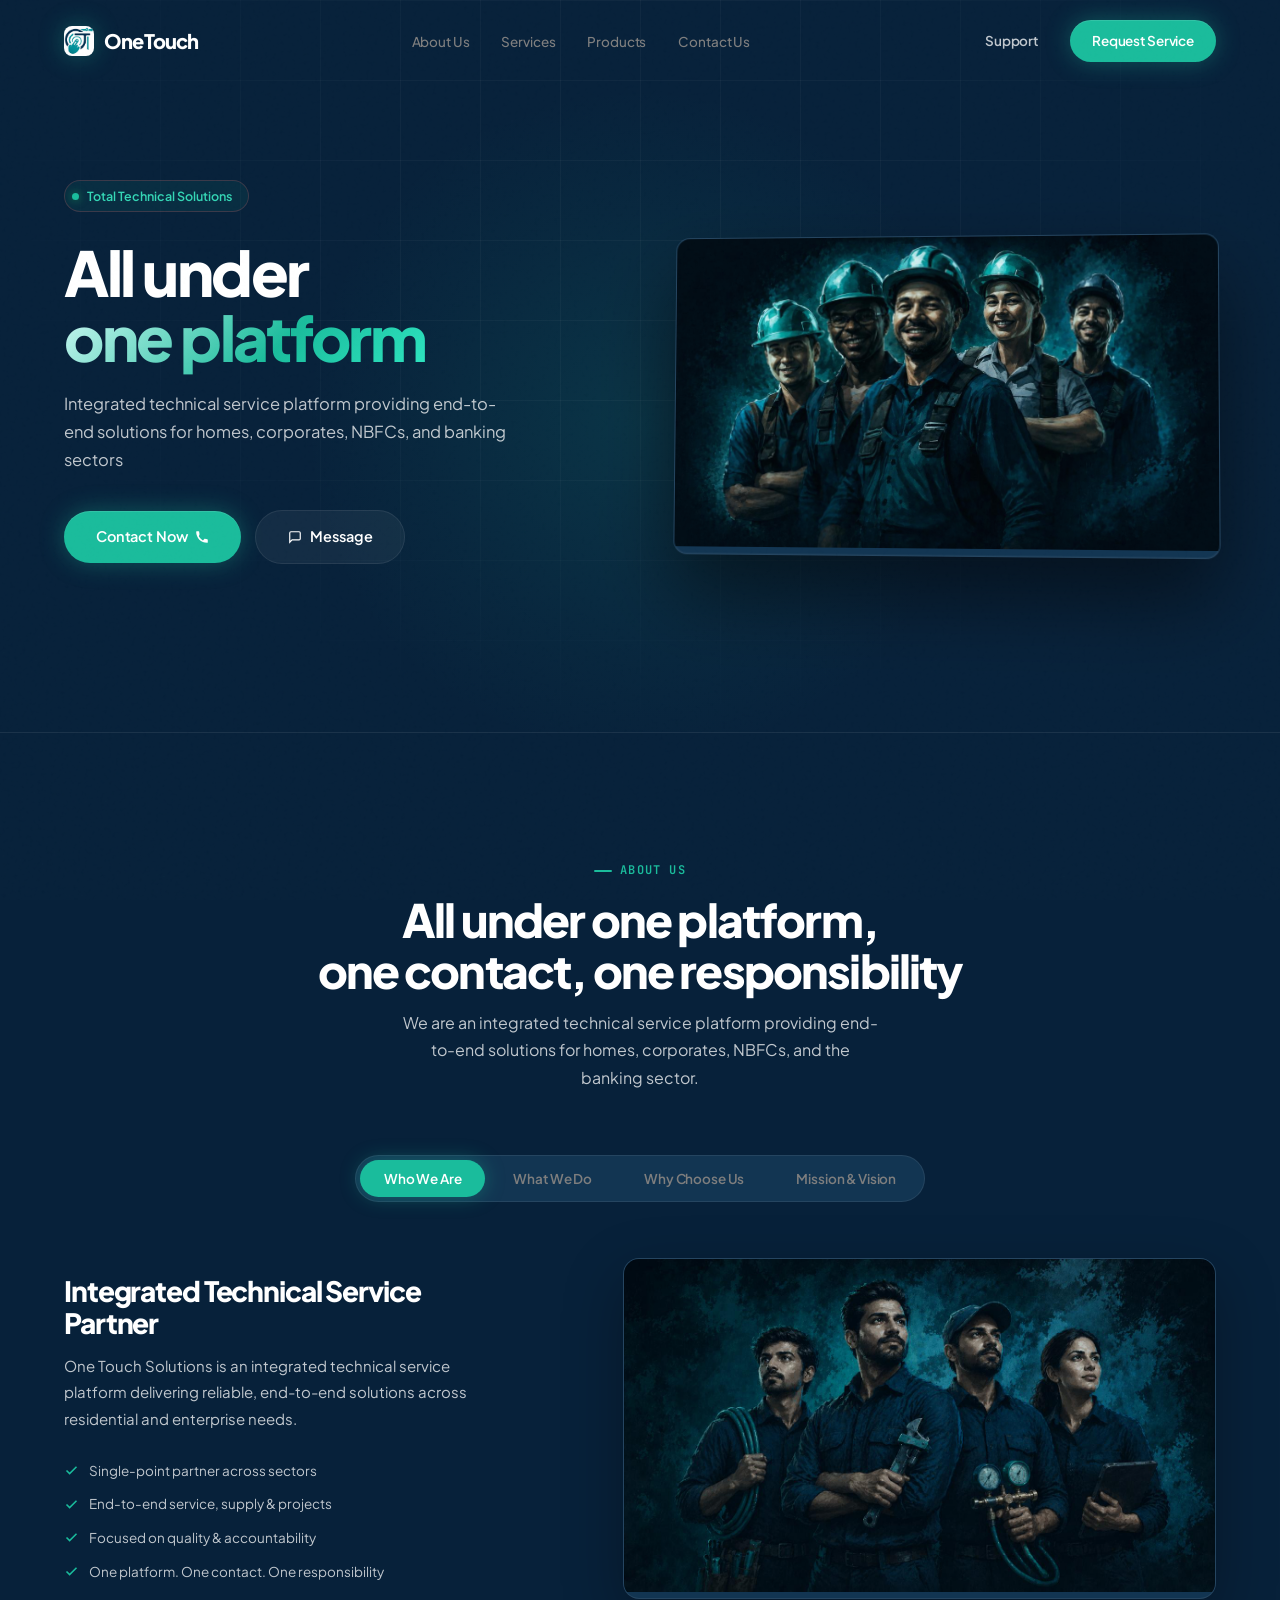
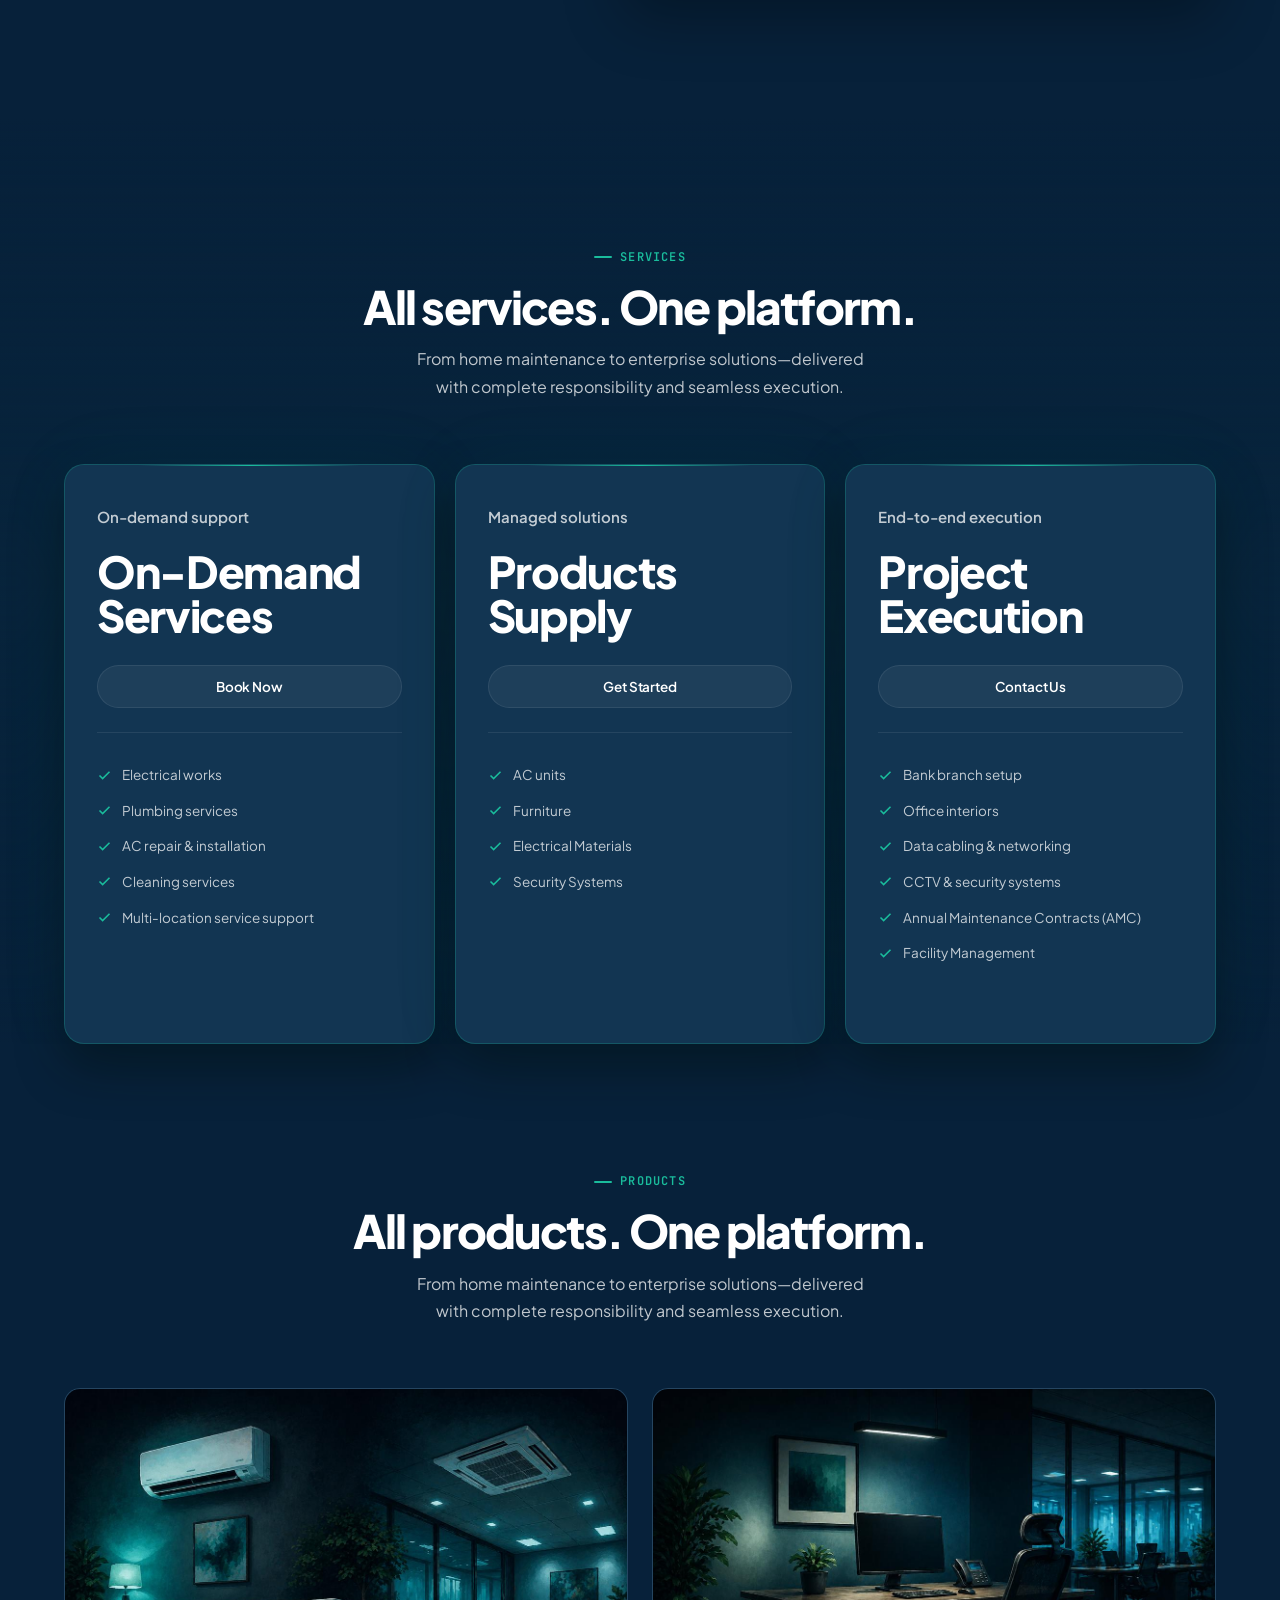
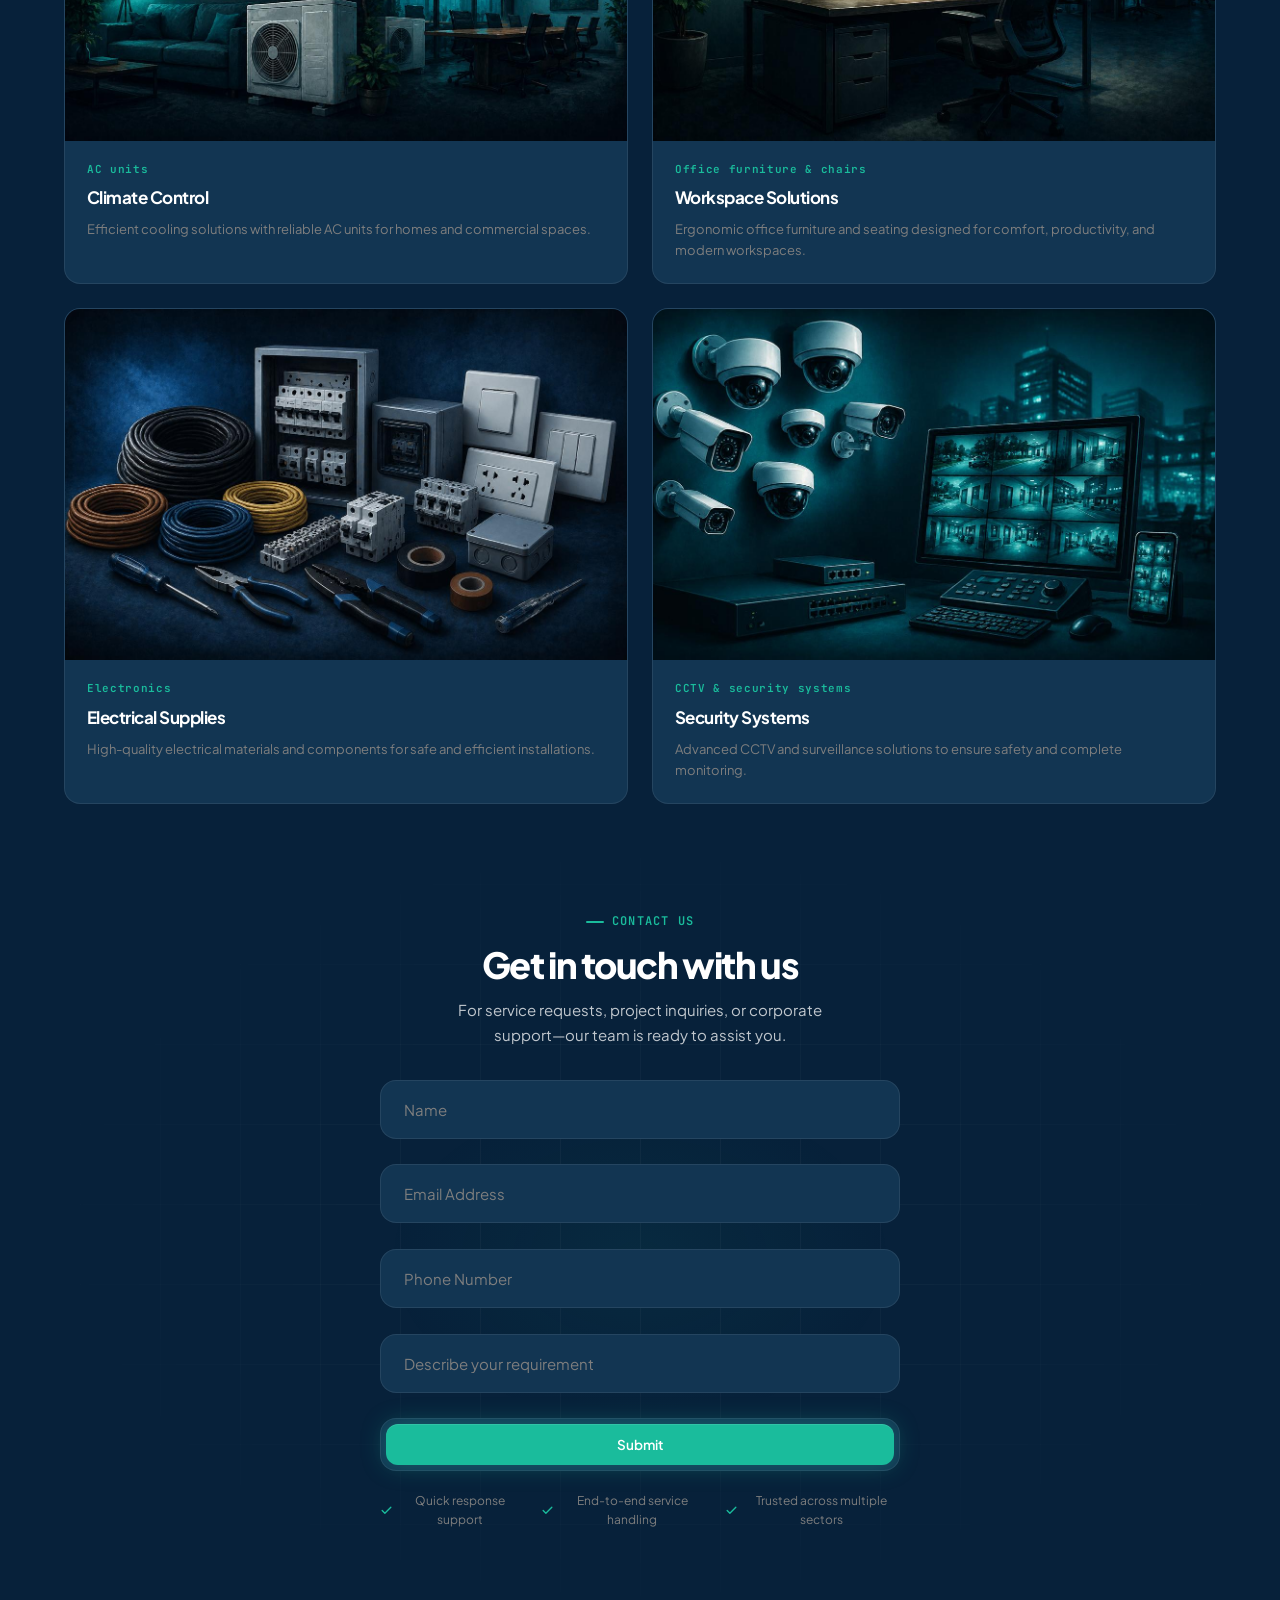
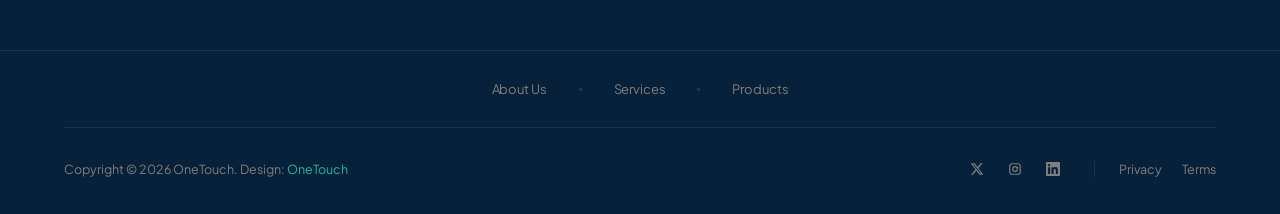
<file: index.html>
<!DOCTYPE html>
<html lang="en">
<head>
    <meta charset="UTF-8">
    <meta name="viewport" content="width=device-width, initial-scale=1.0">
    <title>OneTouch</title>
    <link rel="icon" type="image/png" sizes="48x48" href="images/favicon.png">
    <link rel="apple-touch-icon" href="images/favicon.png">
    <link rel="preconnect" href="https://fonts.googleapis.com">
    <link rel="preconnect" href="https://fonts.gstatic.com" crossorigin>
    <link href="https://fonts.googleapis.com/css2?family=Plus+Jakarta+Sans:wght@400;500;600;700;800&family=JetBrains+Mono:wght@400;500&display=swap" rel="stylesheet">
    <link rel="stylesheet" href="onetouch-style.css">
<!--

-->
</head>
<body>

    <!-- NAVBAR -->
    <nav class="navbar" id="navbar">
        <div class="container">
            <a href="#" class="nav-brand">
                <span class="brand-icon"><img class="company-logo" src="images/company-logo.png" alt=""></span>
                OneTouch
            </a>
            <ul class="nav-links" id="navLinks">
                <li><a href="#about_us">About Us</a></li>
                <li><a href="#services">Services</a></li>
                <li><a href="#products">Products</a></li>
                <li><a href="#contact_us">Contact Us</a></li>
                <li class="nav-mobile-actions">
                    <a href="mailto:support@onetouchtotalsolutions.com?subject=Support Request&body=Hello,%20I%20would%20like%20to%20get%20a%20support%20for" class="btn btn-ghost">Support</a>
                    <a href="mailto:support@onetouchtotalsolutions.com?subject=Service Request&body=Hello,%20I%20would%20like%20to%20get%20service%20on" class="btn btn-primary">Request Service</a>
                </li>
            </ul>
            <div class="nav-actions">
                <a href="mailto:support@onetouchtotalsolutions.com?subject=Support Request&body=Hello,%20I%20would%20like%20to%20get%20a%20support%20for" class="btn btn-ghost">Support</a>
                <a href="mailto:support@onetouchtotalsolutions.com?subject=Service Request&body=Hello,%20I%20would%20like%20to%20get%20service%20on" class="btn btn-primary">Request Service</a>
            </div>
            <button class="nav-toggle" id="navToggle" aria-label="Toggle menu">
                <span></span><span></span><span></span>
            </button>
        </div>
    </nav>

    <!-- HERO -->
    <section class="hero">
        <div class="hero-inner container">
            <div class="hero-content">
                <div class="hero-badge">
                    <span class="badge-dot"></span>
                    Total Technical Solutions
                </div>
                <h1>All under<br><span class="gradient-text">one platform</span></h1>
                <p class="hero-desc">Integrated technical service platform providing end-to-end solutions for homes, corporates, NBFCs, and banking sectors</p>
                <div class="hero-cta">
                    <a href="tel:+91 6282839541" class="btn btn-primary btn-lg">Contact Now 
                        <svg width="14" height="14" viewBox="0 0 24 24" fill="currentColor">
                            <path d="M6.6 10.8c1.5 3 4 5.5 7 7l2.3-2.3c.3-.3.7-.4 1.1-.3 1.2.4 2.5.6 3.9.6.6 0 1 .4 1 1V21c0 .6-.4 1-1 1C10.3 22 2 13.7 2 3c0-.6.4-1 1-1h3.2c.6 0 1 .4 1 1 0 1.4.2 2.7.6 3.9.1.4 0 .8-.3 1.1L6.6 10.8z"/>
                        </svg>
                    <a href="mailto:support@onetouchtotalsolutions.com" class="btn btn-secondary btn-lg">
                        <svg width="14" height="14" viewBox="0 0 24 24" fill="none" stroke="currentColor" stroke-width="2">
                            <path d="M21 15a2 2 0 0 1-2 2H7l-4 4V5a2 2 0 0 1 2-2h14a2 2 0 0 1 2 2z"/>
                        </svg>
                        Message
                    </a>
                </div>
                <div class="trusted-row">
                    <!-- <p class="trusted-label">Get expert support in minutes.</p> -->
                    <!-- <div class="trusted-logos">
                        <span class="trusted-logo"><span class="t-icon"></span> Vercel</span>
                        <span class="trusted-logo"><span class="t-icon"></span> Linear</span>
                        <span class="trusted-logo"><span class="t-icon"></span> Raycast</span>
                        <span class="trusted-logo"><span class="t-icon"></span> Resend</span>
                        <span class="trusted-logo"><span class="t-icon"></span> Supabase</span>
                    </div> -->
                </div>
            </div>

            <div class="hero-mockup">
                <div class="mockup-window">
                    <img class="mockup-image" src="images/home-main-image.png" alt="">
                </div>
            </div>
        </div>
    </section>

    <!-- ABOUT US -->
    <section class="section features-section" id="about_us">
        <div class="container">
            <div class="section-header fade-up">
                <p class="section-label">About Us</p>
                <h2 class="section-title">All under one platform, <br>one contact, one responsibility</h2>
                <p class="section-desc">We are an integrated technical service platform providing end-to-end solutions for homes, corporates, NBFCs, and the banking sector.</p>
            </div>

            <div class="feature-tabs fade-up" role="tablist">
                <button class="feature-tab active" data-tab="who-we-are" role="tab">Who We Are</button>
                <button class="feature-tab" data-tab="what-we-do" role="tab">What We Do</button>
                <button class="feature-tab" data-tab="why-choose-us" role="tab">Why Choose Us</button>
                <button class="feature-tab" data-tab="mission-vision" role="tab">Mission & Vision</button>
                <!-- <button class="feature-tab" data-tab="our-founders" role="tab">Our Founders</button> -->
            </div>

            <div class="feature-panels">
                <!-- Panel 1: Who We Are -->
                <div class="feature-panel active" data-panel="who-we-are">
                    <div class="feature-text">
                        <h3>Integrated Technical Service Partner</h3>
                        <p>One Touch Solutions is an integrated technical service platform delivering reliable, end-to-end solutions across residential and enterprise needs.</p>
                        <ul class="feature-bullets">
                            <li><svg width="15" height="15" viewBox="0 0 24 24" fill="none" stroke="currentColor" stroke-width="2.5"><polyline points="20 6 9 17 4 12"/></svg> Single-point partner across sectors</li>
                            <li><svg width="15" height="15" viewBox="0 0 24 24" fill="none" stroke="currentColor" stroke-width="2.5"><polyline points="20 6 9 17 4 12"/></svg> End-to-end service, supply & projects</li>
                            <li><svg width="15" height="15" viewBox="0 0 24 24" fill="none" stroke="currentColor" stroke-width="2.5"><polyline points="20 6 9 17 4 12"/></svg> Focused on quality & accountability</li>
                            <li><svg width="15" height="15" viewBox="0 0 24 24" fill="none" stroke="currentColor" stroke-width="2.5"><polyline points="20 6 9 17 4 12"/></svg> One platform. One contact. One responsibility</li>
                        </ul>
                    </div>
                    <div class="feature-visual">
                        <img class="feature-image" src="images/who-we-are.png" alt="">
                    </div>
                </div>

                <!-- Panel 2: what we do -->
                <div class="feature-panel" data-panel="what-we-do">
                    <div class="feature-text">
                        <h3>End-to-End Services <br>Under One Platform</h3>
                        <p>We deliver a complete range of technical and facility services.</p>
                        <ul class="feature-bullets">
                            <li><svg width="15" height="15" viewBox="0 0 24 24" fill="none" stroke="currentColor" stroke-width="2.5"><polyline points="20 6 9 17 4 12"/></svg> Services: electrical, plumbing, AC repair & installation, cleaning</li>
                            <li><svg width="15" height="15" viewBox="0 0 24 24" fill="none" stroke="currentColor" stroke-width="2.5"><polyline points="20 6 9 17 4 12"/></svg> Projects: AMC, facility management, bank branch setup, office interiors, cabling, CCTV systems, multi-location support</li>
                            <li><svg width="15" height="15" viewBox="0 0 24 24" fill="none" stroke="currentColor" stroke-width="2.5"><polyline points="20 6 9 17 4 12"/></svg> Product supply: AC units, furniture, electrical materials, security systems</li>
                        </ul>
                    </div>
                    <div class="feature-visual">
                        <img class="feature-image" src="images/what-we-do.png" alt="">
                    </div>
                </div>

                <!-- Panel 3: Why choose us -->
                <div class="feature-panel" data-panel="why-choose-us">
                    <div class="feature-text">
                        <h3>One Platform <br>Total Responsibility</h3>
                        <ul class="feature-bullets">
                            <li><svg width="15" height="15" viewBox="0 0 24 24" fill="none" stroke="currentColor" stroke-width="2.5"><polyline points="20 6 9 17 4 12"/></svg> Single platform for all service needs</li>
                            <li><svg width="15" height="15" viewBox="0 0 24 24" fill="none" stroke="currentColor" stroke-width="2.5"><polyline points="20 6 9 17 4 12"/></svg> End-to-end ownership from supply to execution</li>
                            <li><svg width="15" height="15" viewBox="0 0 24 24" fill="none" stroke="currentColor" stroke-width="2.5"><polyline points="20 6 9 17 4 12"/></svg> Experience across residential and enterprise sectors</li>
                            <li><svg width="15" height="15" viewBox="0 0 24 24" fill="none" stroke="currentColor" stroke-width="2.5"><polyline points="20 6 9 17 4 12"/></svg> Scalable solutions for both small and large requirements</li>
                            <li><svg width="15" height="15" viewBox="0 0 24 24" fill="none" stroke="currentColor" stroke-width="2.5"><polyline points="20 6 9 17 4 12"/></svg> Reliable execution with consistent quality</li>
                        </ul>
                    </div>
                    <div class="feature-visual">
                        <img class="feature-image" src="images/why-choose-us.png" alt="">
                    </div>
                </div>

                <!-- Panel 4: Mission & Vision -->
                <div class="feature-panel mission-vision" data-panel="mission-vision">
                    <div class="feature-text mission-vision">
                        <h3>Our Mission</h3>
                        <h4>Simplifying Technical Services</h4>
                        <p>To deliver integrated, reliable, and high-quality technical services through a unified platform.</p>
                    </div>
                    <div class="feature-text mission-vision">
                        <h3>Our Vision</h3>
                        <h4>Building a Scalable Service Ecosystem</h4>
                        <p>To become a trusted service partner across India for both residential and enterprise clients.</p>
                    </div>
                </div>

                <!-- Panel 5: Our Founders -->
                <!-- <div class="founders-panel" data-panel="our-founders">
                    <div class="templates-grid"> -->

                        <!-- Founder 1 -->
                        <!-- <div class="template-card fade-up">
                            <div class="template-thumb">
                                <img src="images/founder-1.png" alt="Co-Founder" loading="lazy">
                                <div class="template-thumb-overlay">
                                    <a href="#" class="btn btn-primary" target="_blank" rel="noopener">Open In Linkedin</a>
                                </div>
                            </div>
                            <div class="template-info">
                                <div class="template-number">Co-Founder</div>
                                <h3 class="template-name">Founder Name</h3>
                                <div class="template-tags">
                                    <span class="template-tag">Title - 1</span>
                                    <span class="template-tag">Title - 2</span>
                                    <span class="template-tag">Title - 3</span>
                                </div>
                            </div>
                        </div> -->

                        <!-- Founder 2 -->
                        <!-- <div class="template-card fade-up">
                            <div class="template-thumb">
                                <img src="images/founder-2.png" alt="Co-Founder" loading="lazy">
                                <div class="template-thumb-overlay">
                                    <a href="#" class="btn btn-primary" target="_blank" rel="noopener">Open In Linkedin</a>
                                </div>
                            </div>
                            <div class="template-info">
                                <div class="template-number">Co-Founder</div>
                                <h3 class="template-name">Founder Name</h3>
                                <div class="template-tags">
                                    <span class="template-tag">Title - 1</span>
                                    <span class="template-tag">Title - 2</span>
                                    <span class="template-tag">Title - 3</span>
                                </div>
                            </div>
                        </div> -->

                        <!-- Founder 3 -->
                        <!-- <div class="template-card fade-up">
                            <div class="template-thumb">
                                <img src="images/founder-3.png" alt="Co-Founder" loading="lazy">
                                <div class="template-thumb-overlay">
                                    <a href="#" class="btn btn-primary" target="_blank" rel="noopener">Open In Linkedin</a>
                                </div>
                            </div>
                            <div class="template-info">
                                <div class="template-number">Co-Founder</div>
                                <h3 class="template-name">Founder Name</h3>
                                <div class="template-tags">
                                    <span class="template-tag">Title - 1</span>
                                    <span class="template-tag">Title - 2</span>
                                    <span class="template-tag">Title - 3</span>
                                </div>
                            </div>
                        </div> -->

                        <!-- Founder 4 -->
                        <!-- <div class="template-card fade-up">
                            <div class="template-thumb">
                                <img src="images/founder-4.png" alt="Co-Founder" loading="lazy">
                                <div class="template-thumb-overlay">
                                    <a href="#" class="btn btn-primary" target="_blank" rel="noopener">Open In Linkedin</a>
                                </div>
                            </div>
                            <div class="template-info">
                                <div class="template-number">Co-Founder</div>
                                <h3 class="template-name">Founder Name</h3>
                                <div class="template-tags">
                                    <span class="template-tag">Title - 1</span>
                                    <span class="template-tag">Title - 2</span>
                                    <span class="template-tag">Title - 3</span>
                                </div>
                            </div>
                        </div> -->
                    <!-- </div>
                </div> -->
            </div>
        </div>
    </section>

    <!-- STATS -->
    <!-- <section class="stats-strip">
        <div class="container">
            <div class="stats-grid">
                <div class="stat-item fade-up">
                    <div class="stat-number" data-target="0" data-suffix="+">0</div>
                    <div class="stat-label">Projects Executed</div>
                </div>
                <div class="stat-item fade-up">
                    <div class="stat-number" data-target="0" data-suffix="+">0</div>
                    <div class="stat-label">Enterprise Clients</div>
                </div>
                <div class="stat-item fade-up">
                    <div class="stat-number" data-target="0" data-suffix="+">0</div>
                    <div class="stat-label">Cities Served</div>
                </div>
                <div class="stat-item fade-up">
                    <div class="stat-number" data-target="99" data-suffix="%">0</div>
                    <div class="stat-label">Customer Satisfaction</div>
                </div>
            </div>
        </div>
    </section> -->

    <!-- SERVICES -->
    <section class="section pricing-section" id="services">
        <div class="container">
            <div class="section-header fade-up">
                <p class="section-label">Services</p>
                <h2 class="section-title">All services. One platform.</h2>
                <p class="section-desc">From home maintenance to enterprise solutions—delivered with complete responsibility and seamless execution.</p>
            </div>

            <div class="pricing-grid">

                <div class="pricing-card featured fade-up">
                    <div class="pricing-plan-name">On-demand support</div>
                    <div class="pricing-amount">
                        <span class="pricing-value free-label" data-monthly="FREE" data-annual="FREE">On-Demand Services</span>
                    </div>
                    <div class="pricing-period"></div>
                    <a href="#" class="btn btn-secondary" onclick="return false;">Book Now</a>
                    <div class="pricing-divider"></div>
                    <ul class="pricing-features">
                        <li><svg width="15" height="15" viewBox="0 0 24 24" fill="none" stroke="currentColor" stroke-width="2.5"><polyline points="20 6 9 17 4 12"/></svg> Electrical works</li>
                        <li><svg width="15" height="15" viewBox="0 0 24 24" fill="none" stroke="currentColor" stroke-width="2.5"><polyline points="20 6 9 17 4 12"/></svg> Plumbing services</li>
                        <li><svg width="15" height="15" viewBox="0 0 24 24" fill="none" stroke="currentColor" stroke-width="2.5"><polyline points="20 6 9 17 4 12"/></svg> AC repair & installation</li>
                        <li><svg width="15" height="15" viewBox="0 0 24 24" fill="none" stroke="currentColor" stroke-width="2.5"><polyline points="20 6 9 17 4 12"/></svg> Cleaning services</li>
                        <li><svg width="15" height="15" viewBox="0 0 24 24" fill="none" stroke="currentColor" stroke-width="2.5"><polyline points="20 6 9 17 4 12"/></svg> Multi-location service support</li>
                    </ul>
                </div>

                <div class="pricing-card featured fade-up">
                    <div class="pricing-plan-name">Managed solutions</div>
                    <div class="pricing-amount">
                        <span class="pricing-value free-label" data-monthly="FREE" data-annual="FREE">Products Supply</span>
                    </div>
                    <div class="pricing-period"></div>
                    <a href="#" class="btn btn-secondary" onclick="return false;">Get Started</a>
                    <div class="pricing-divider"></div>
                    <ul class="pricing-features">
                        <li><svg width="15" height="15" viewBox="0 0 24 24" fill="none" stroke="currentColor" stroke-width="2.5"><polyline points="20 6 9 17 4 12"/></svg> AC units</li>
                        <li><svg width="15" height="15" viewBox="0 0 24 24" fill="none" stroke="currentColor" stroke-width="2.5"><polyline points="20 6 9 17 4 12"/></svg> Furniture</li>
                        <li><svg width="15" height="15" viewBox="0 0 24 24" fill="none" stroke="currentColor" stroke-width="2.5"><polyline points="20 6 9 17 4 12"/></svg> Electrical Materials</li> 
                        <li><svg width="15" height="15" viewBox="0 0 24 24" fill="none" stroke="currentColor" stroke-width="2.5"><polyline points="20 6 9 17 4 12"/></svg> Security Systems</li>
                    </ul>
                </div>

                <div class="pricing-card featured fade-up">
                    <div class="pricing-plan-name">End-to-end execution</div>
                    <div class="pricing-amount">
                        <span class="pricing-value free-label" data-monthly="FREE" data-annual="FREE">Project Execution</span>
                    </div>
                    <div class="pricing-period"></div>
                    <a href="#" class="btn btn-secondary" onclick="return false;">Contact Us</a>
                    <div class="pricing-divider"></div>
                    <ul class="pricing-features">
                        <li><svg width="15" height="15" viewBox="0 0 24 24" fill="none" stroke="currentColor" stroke-width="2.5"><polyline points="20 6 9 17 4 12"/></svg> Bank branch setup</li>
                        <li><svg width="15" height="15" viewBox="0 0 24 24" fill="none" stroke="currentColor" stroke-width="2.5"><polyline points="20 6 9 17 4 12"/></svg> Office interiors</li>
                        <li><svg width="15" height="15" viewBox="0 0 24 24" fill="none" stroke="currentColor" stroke-width="2.5"><polyline points="20 6 9 17 4 12"/></svg> Data cabling & networking</li>
                        <li><svg width="15" height="15" viewBox="0 0 24 24" fill="none" stroke="currentColor" stroke-width="2.5"><polyline points="20 6 9 17 4 12"/></svg> CCTV & security systems</li>
                        <li><svg width="15" height="15" viewBox="0 0 24 24" fill="none" stroke="currentColor" stroke-width="2.5"><polyline points="20 6 9 17 4 12"/></svg> Annual Maintenance Contracts (AMC)</li>
                        <li><svg width="15" height="15" viewBox="0 0 24 24" fill="none" stroke="currentColor" stroke-width="2.5"><polyline points="20 6 9 17 4 12"/></svg> Facility Management </li>
                    </ul>
                </div>
            </div>
        </div>
    </section>


    <!-- PRODUCTS -->
    <section class="section section-products" id="products">
        <div class="container">
            <div class="section-header fade-up">
                <p class="section-label">Products</p>
                <h2 class="section-title">All products. One platform.</h2>
                <p class="section-desc">From home maintenance to enterprise solutions—delivered with complete responsibility and seamless execution.</p>
            </div>

            <div class="products-panel"></div>
                <div class="products-grid">

                    <!-- Product 1 -->
                    <div class="template-card fade-up">
                        <div class="template-thumb">
                            <img src="images/product-1.png" alt="Climate Control" loading="lazy">
                            <div class="template-thumb-overlay">
                                <a href="#" class="btn btn-primary" target="_blank" rel="noopener">Explore Now</a>
                            </div>
                        </div>
                        <div class="template-info">
                            <div class="template-number">AC units</div>
                            <h3 class="template-name">Climate Control</h3>
                            <p class="template-desc">Efficient cooling solutions with reliable AC units for homes and commercial spaces.</p>
                        </div>
                    </div>

                    <!-- Product 2 -->
                    <div class="template-card fade-up">
                        <div class="template-thumb">
                            <img src="images/product-2.png" alt="Office furniture & chairs" loading="lazy">
                            <div class="template-thumb-overlay">
                                <a href="#" class="btn btn-primary" target="_blank" rel="noopener">Explore Now</a>
                            </div>
                        </div>
                        <div class="template-info">
                            <div class="template-number">Office furniture & chairs</div>
                            <h3 class="template-name">Workspace Solutions</h3>
                            <p class="template-desc">Ergonomic office furniture and seating designed for comfort, productivity, and modern workspaces.</p>
                        </div>
                    </div>

                    <!-- Product 3 -->
                    <div class="template-card fade-up">
                        <div class="template-thumb">
                            <img src="images/product-3.png" alt="Office furniture & chairs" loading="lazy">
                            <div class="template-thumb-overlay">
                                <a href="#" class="btn btn-primary" target="_blank" rel="noopener">Explore Now</a>
                            </div>
                        </div>
                        <div class="template-info">
                            <div class="template-number">Electronics</div>
                            <h3 class="template-name">Electrical Supplies</h3>
                            <p class="template-desc">High-quality electrical materials and components for safe and efficient installations.</p>
                        </div>
                    </div>

                    <!-- Product 4 -->
                    <div class="template-card fade-up">
                        <div class="template-thumb">
                            <img src="images/product-4.png" alt="Office furniture & chairs" loading="lazy">
                            <div class="template-thumb-overlay">
                                <a href="#" class="btn btn-primary" target="_blank" rel="noopener">Explore Now</a>
                            </div>
                        </div>
                        <div class="template-info">
                            <div class="template-number">CCTV & security systems</div>
                            <h3 class="template-name">Security Systems</h3>
                            <p class="template-desc">Advanced CCTV and surveillance solutions to ensure safety and complete monitoring.</p>
                        </div>
                    </div>
                </div>
            </div>
        </div>
    </section>


    <!-- CONTACT US -->
    <section class="subscribe-section" id="contact_us">
        <div class="container">
            <div class="subscribe-inner fade-up">
                <p class="section-label">Contact Us</p>
                <h2 class="section-title">Get in touch with us</h2>
                <p class="section-desc">For service requests, project inquiries, or corporate support—our team is ready to assist you.</p>
                <div class="subscribe-input-group">
                    <input type="text" id="contact_name" placeholder="Name" autocomplete="name">
                </div>
                <br>
                <div class="subscribe-input-group">
                    <input type="email" id="contact_email" placeholder="Email Address" autocomplete="email">
                </div>
                <br>
                <div class="subscribe-input-group">
                    <input type="text" id="contact_phone" placeholder="Phone Number" autocomplete="mobile">
                </div>
                <br>
                <div class="subscribe-input-group">
                    <input type="textarea" id="contact_message" placeholder="Describe your requirement" autocomplete="none">
                </div>
                <br>
                <div class="subscribe-input-group">
                    <button type="button" class="btn btn-primary submit-contact-form" onclick="handleContactFormSubmit()">Submit</button>
                </div>
                <div id="contact_status" class="contact-status" role="status" aria-live="polite"></div>
                <div class="subscribe-meta">
                    <span>
                        <svg width="13" height="13" viewBox="0 0 24 24" fill="none" stroke="currentColor" stroke-width="2.5" stroke-linecap="round" stroke-linejoin="round"><polyline points="20 6 9 17 4 12"/></svg>
                        Quick response support
                    </span>
                    <span>
                        <svg width="13" height="13" viewBox="0 0 24 24" fill="none" stroke="currentColor" stroke-width="2.5" stroke-linecap="round" stroke-linejoin="round"><polyline points="20 6 9 17 4 12"/></svg>
                        End-to-end service handling
                    </span>
                    <span>
                        <svg width="13" height="13" viewBox="0 0 24 24" fill="none" stroke="currentColor" stroke-width="2.5" stroke-linecap="round" stroke-linejoin="round"><polyline points="20 6 9 17 4 12"/></svg>
                        Trusted across multiple sectors
                    </span>
                </div>
            </div>
        </div>
    </section>

    <!-- FOOTER -->
    <footer class="footer">
        <div class="container">
            <div class="footer-row-links">
                <a href="#about_us">About Us</a>
                <span class="footer-link-dot"></span>
                <a href="#services">Services</a>
                <span class="footer-link-dot"></span>
                <a href="#products">Products</a>
            </div>
            <div class="footer-row-bottom">
                <p class="footer-copy">Copyright &copy; 2026 OneTouch. Design: <a href="#" onclick="return false;">OneTouch</a></p>
                <div class="footer-right">
                    <div class="footer-socials">
                        <a href="#" aria-label="X" onclick="return false;">
                            <svg width="14" height="14" viewBox="0 0 24 24" fill="currentColor"><path d="M18.244 2.25h3.308l-7.227 8.26 8.502 11.24H16.17l-5.214-6.817L4.99 21.75H1.68l7.73-8.835L1.254 2.25H8.08l4.713 6.231zm-1.161 17.52h1.833L7.084 4.126H5.117z"/></svg>
                        </a>
                        <a href="#" aria-label="Instagram" onclick="return false;">
                            <svg width="14" height="14" viewBox="0 0 24 24" fill="currentColor">
                                <path d="M7 2C4.239 2 2 4.239 2 7v10c0 2.761 2.239 5 5 5h10c2.761 0 5-2.239 5-5V7c0-2.761-2.239-5-5-5H7zm10 2a3 3 0 013 3v10a3 3 0 01-3 3H7a3 3 0 01-3-3V7a3 3 0 013-3h10zm-5 3a5 5 0 100 10 5 5 0 000-10zm0 2a3 3 0 110 6 3 3 0 010-6zm4.5-.75a1.25 1.25 0 100 2.5 1.25 1.25 0 000-2.5z"/>
                            </svg>
                        </a>
                        <a href="#" aria-label="LinkedIn" onclick="return false;">
                            <svg width="14" height="14" viewBox="0 0 24 24" fill="currentColor"><path d="M20.447 20.452h-3.554v-5.569c0-1.328-.027-3.037-1.852-3.037-1.853 0-2.136 1.445-2.136 2.939v5.667H9.351V9h3.414v1.561h.046c.477-.9 1.637-1.85 3.37-1.85 3.601 0 4.267 2.37 4.267 5.455v6.286zM5.337 7.433a2.062 2.062 0 01-2.063-2.065 2.064 2.064 0 112.063 2.065zm1.782 13.019H3.555V9h3.564v11.452zM22.225 0H1.771C.792 0 0 .774 0 1.729v20.542C0 23.227.792 24 1.771 24h20.451C23.2 24 24 23.227 24 22.271V1.729C24 .774 23.2 0 22.222 0h.003z"/></svg>
                        </a>
                    </div>
                    <span class="separator"></span>
                    <div class="footer-legal">
                        <a href="#" onclick="return false;">Privacy</a>
                        <a href="#" onclick="return false;">Terms</a>
                    </div>
                </div>
            </div>
        </div>
    </footer>

    <script src="onetouch-script.js"></script>

</body>
</html>
</file>
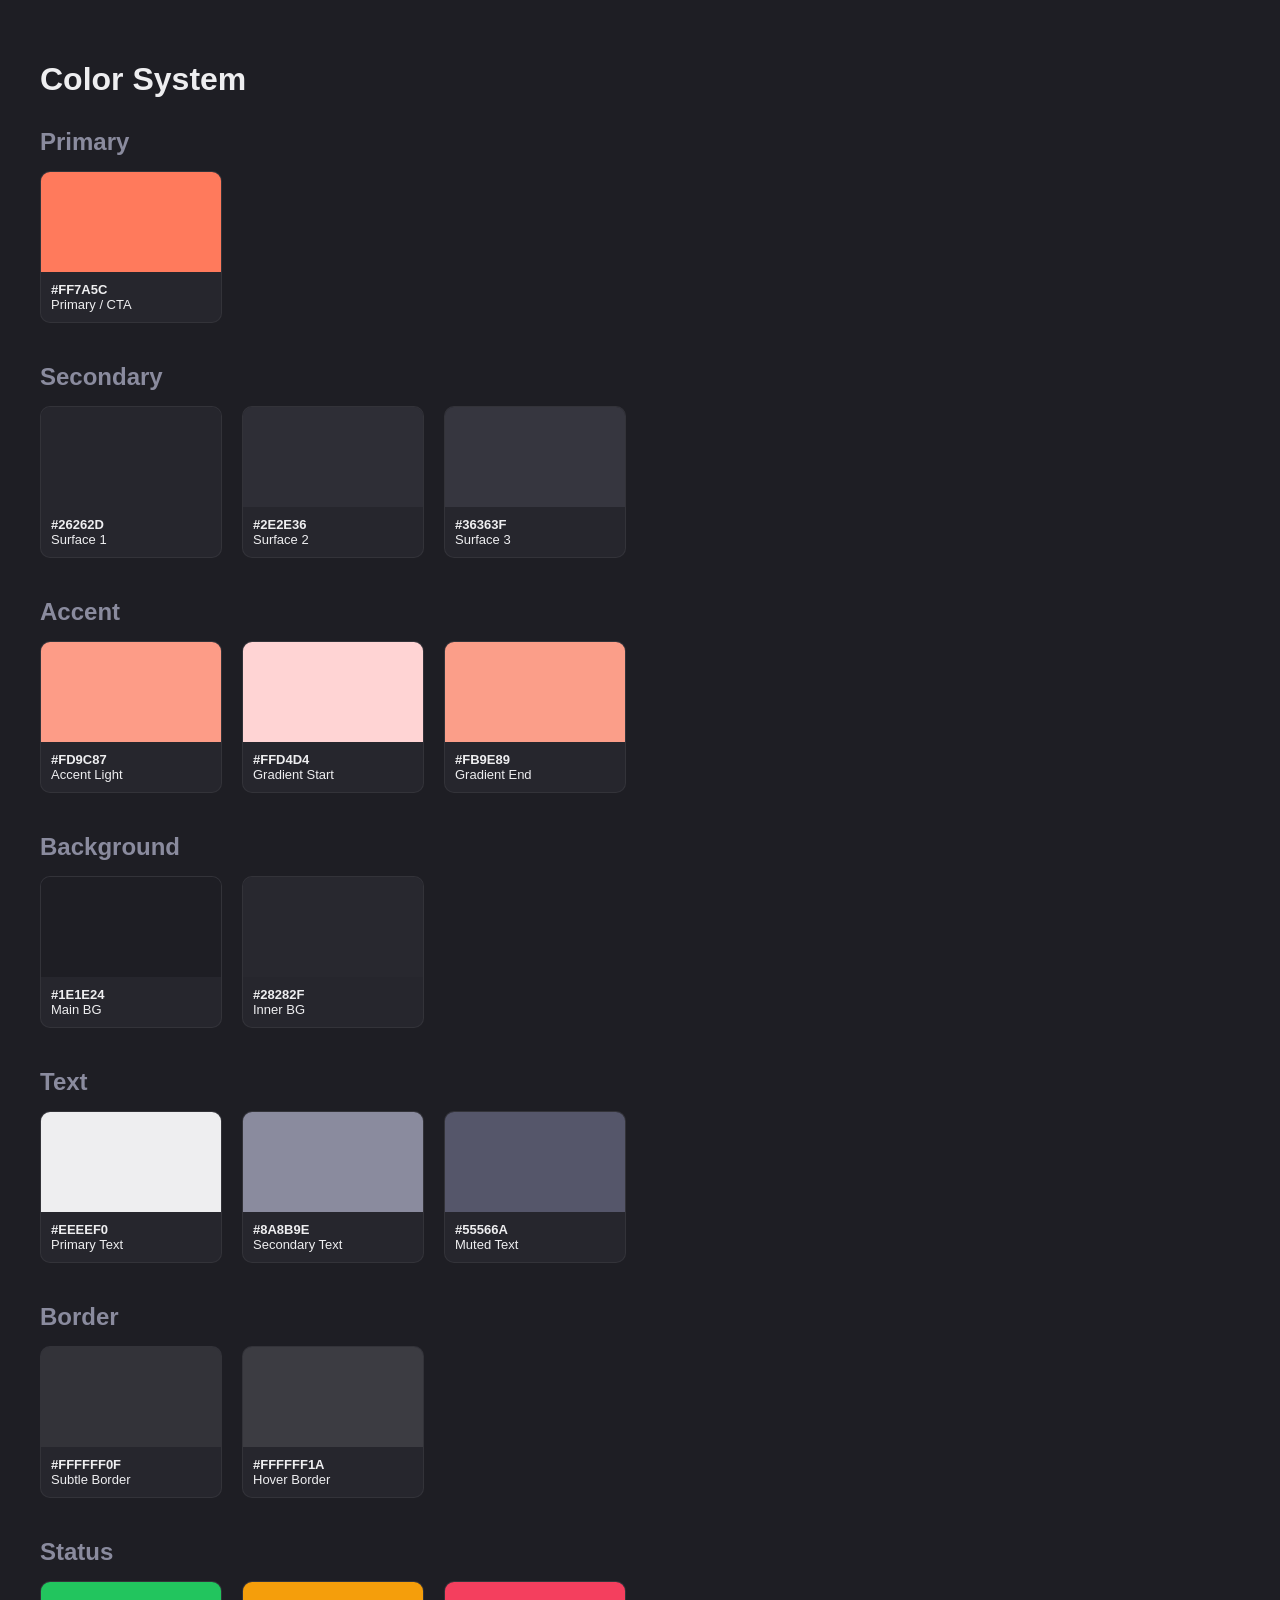
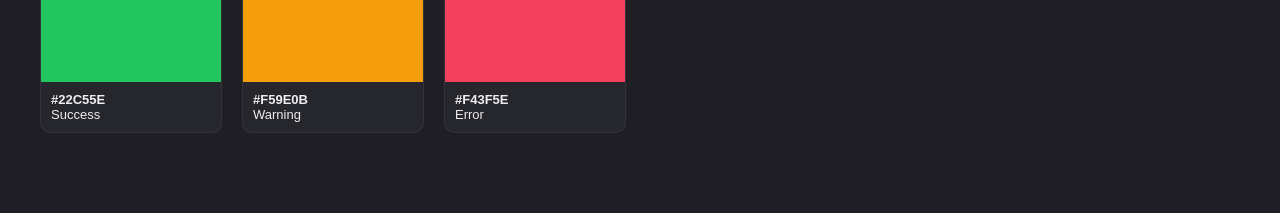
<file: color-system.html>
<!DOCTYPE html>
<html lang="en">
<head>
<meta charset="UTF-8">
<title>Color System</title>
<style>
body {
    background: #1E1E24;
    font-family: Arial, sans-serif;
    color: #EEEEF0;
    margin: 0;
    padding: 40px;
}

h1 {
    margin-bottom: 30px;
}

.section {
    margin-bottom: 40px;
}

.section h2 {
    margin-bottom: 15px;
    color: #8A8B9E;
}

.grid {
    display: flex;
    flex-wrap: wrap;
    gap: 20px;
}

.card {
    width: 180px;
    border-radius: 10px;
    overflow: hidden;
    background: #26262D;
    border: 1px solid rgba(255,255,255,0.06);
}

.color-box {
    height: 100px;
}

.info {
    padding: 10px;
    font-size: 13px;
}

.hex {
    font-weight: bold;
}
</style>
</head>
<body>

<h1>Color System</h1>

<!-- PRIMARY -->
<div class="section">
    <h2>Primary</h2>
    <div class="grid">
        <div class="card">
            <div class="color-box" style="background:#FF7A5C;"></div>
            <div class="info">
                <div class="hex">#FF7A5C</div>
                Primary / CTA
            </div>
        </div>
    </div>
</div>

<!-- SECONDARY -->
<div class="section">
    <h2>Secondary</h2>
    <div class="grid">
        <div class="card"><div class="color-box" style="background:#26262D;"></div><div class="info"><div class="hex">#26262D</div>Surface 1</div></div>
        <div class="card"><div class="color-box" style="background:#2E2E36;"></div><div class="info"><div class="hex">#2E2E36</div>Surface 2</div></div>
        <div class="card"><div class="color-box" style="background:#36363F;"></div><div class="info"><div class="hex">#36363F</div>Surface 3</div></div>
    </div>
</div>

<!-- ACCENT -->
<div class="section">
    <h2>Accent</h2>
    <div class="grid">
        <div class="card"><div class="color-box" style="background:#FD9C87;"></div><div class="info"><div class="hex">#FD9C87</div>Accent Light</div></div>
        <div class="card"><div class="color-box" style="background:#FFD4D4;"></div><div class="info"><div class="hex">#FFD4D4</div>Gradient Start</div></div>
        <div class="card"><div class="color-box" style="background:#FB9E89;"></div><div class="info"><div class="hex">#FB9E89</div>Gradient End</div></div>
    </div>
</div>

<!-- BACKGROUND -->
<div class="section">
    <h2>Background</h2>
    <div class="grid">
        <div class="card"><div class="color-box" style="background:#1E1E24;"></div><div class="info"><div class="hex">#1E1E24</div>Main BG</div></div>
        <div class="card"><div class="color-box" style="background:#28282F;"></div><div class="info"><div class="hex">#28282F</div>Inner BG</div></div>
    </div>
</div>

<!-- TEXT -->
<div class="section">
    <h2>Text</h2>
    <div class="grid">
        <div class="card"><div class="color-box" style="background:#EEEEF0;"></div><div class="info"><div class="hex">#EEEEF0</div>Primary Text</div></div>
        <div class="card"><div class="color-box" style="background:#8A8B9E;"></div><div class="info"><div class="hex">#8A8B9E</div>Secondary Text</div></div>
        <div class="card"><div class="color-box" style="background:#55566A;"></div><div class="info"><div class="hex">#55566A</div>Muted Text</div></div>
    </div>
</div>

<!-- BORDER -->
<div class="section">
    <h2>Border</h2>
    <div class="grid">
        <div class="card"><div class="color-box" style="background:#ffffff0f;"></div><div class="info"><div class="hex">#FFFFFF0F</div>Subtle Border</div></div>
        <div class="card"><div class="color-box" style="background:#ffffff1a;"></div><div class="info"><div class="hex">#FFFFFF1A</div>Hover Border</div></div>
    </div>
</div>

<!-- STATUS -->
<div class="section">
    <h2>Status</h2>
    <div class="grid">
        <div class="card"><div class="color-box" style="background:#22C55E;"></div><div class="info"><div class="hex">#22C55E</div>Success</div></div>
        <div class="card"><div class="color-box" style="background:#F59E0B;"></div><div class="info"><div class="hex">#F59E0B</div>Warning</div></div>
        <div class="card"><div class="color-box" style="background:#F43F5E;"></div><div class="info"><div class="hex">#F43F5E</div>Error</div></div>
    </div>
</div>

</body>
</html>
</file>
<file: onetouch-style.css>
/* ============================================
           QUANTIX - SaaS Landing Page Template
           Design: TemplateMo
           https://templatemo.com
        ============================================ */

        *,
        *::before,
        *::after {
            margin: 0;
            padding: 0;
            box-sizing: border-box;
        }

        :root {
            --deep-space: #07213a;
            --surface-1: #123552;
            --surface-2: #16405F;
            --surface-3: #1A4A6B;
            --accent: #1ABC9C;
            --accent-light: #34D6B5;
            --accent-glow: rgba(26,188,156,0.35);
            --accent-soft: rgba(26,188,156,0.08);
            --accent-border: rgba(26,188,156,0.25);
            --text-primary: #FFFFFF;
            --text-secondary: rgba(255,255,255,0.75);
            --text-muted: #7e7e7e;
            --border-subtle: rgba(255,255,255,0.08);
            --green: #1ABC9C;
            --amber: #d4a017;
            --rose: #D1FAF5;
            --radius: 16px;
            --radius-sm: 10px;
            --radius-xs: 6px;
            --radius-pill: 100px;
        }

        html { scroll-behavior: smooth; }

        body {
            font-family: 'Plus Jakarta Sans', -apple-system, sans-serif;
            background-color: var(--deep-space);
            color: var(--text-primary);
            line-height: 1.6;
            overflow-x: hidden;
            -webkit-font-smoothing: antialiased;
        }

        /* Grain overlay */
        body::after {
            content: '';
            position: fixed;
            inset: 0;
            background-image: url("data:image/svg+xml,%3Csvg viewBox='0 0 256 256' xmlns='http://www.w3.org/2000/svg'%3E%3Cfilter id='n'%3E%3CfeTurbulence type='fractalNoise' baseFrequency='0.9' numOctaves='4' stitchTiles='stitch'/%3E%3C/filter%3E%3Crect width='100%25' height='100%25' filter='url(%23n)' opacity='0.03'/%3E%3C/svg%3E");
            pointer-events: none;
            z-index: 9999;
            opacity: 0.5;
        }

        a { text-decoration: none; color: inherit; }

        .container {
            width: 100%;
            max-width: 1200px;
            margin: 0 auto;
            padding: 0 24px;
        }

        .mono { font-family: 'JetBrains Mono', monospace; }

        /* ===== NAVBAR ===== */

        .navbar {
            position: fixed;
            top: 0;
            left: 0;
            width: 100%;
            z-index: 1000;
            padding: 20px 0;
            transition: all 0.4s ease;
        }

        .navbar.scrolled {
            background-color: var(--deep-space);
            backdrop-filter: blur(24px);
            -webkit-backdrop-filter: blur(24px);
            padding: 14px 0;
            border-bottom: 1px solid var(--border-subtle);
        }

        .navbar .container {
            display: flex;
            align-items: center;
            justify-content: space-between;
        }

        .nav-brand {
            font-size: 20px;
            font-weight: 800;
            letter-spacing: -0.04em;
            display: flex;
            align-items: center;
            gap: 10px;
        }

        .brand-icon .company-logo {
            width: 30px;
            height: 30px;
            background: var(--accent);
            border-radius: 8px;
            display: grid;
            place-items: center;
            font-size: 14px;
            font-weight: 800;
            color: #fff;
            box-shadow: 0 0 24px var(--accent-glow);
        }

        .nav-links {
            display: flex;
            align-items: center;
            gap: 32px;
            list-style: none;
        }

        .nav-links a {
            font-size: 13.5px;
            font-weight: 500;
            color: var(--text-muted);
            transition: color 0.3s;
            letter-spacing: -0.01em;
        }

        .nav-links a:hover { color: var(--text-primary); }

        .nav-mobile-actions {
            display: none;
        }

        .nav-actions { display: flex; align-items: center; gap: 10px; }

        .btn {
            display: inline-flex;
            align-items: center;
            justify-content: center;
            gap: 8px;
            padding: 10px 22px;
            border-radius: var(--radius-pill);
            font-family: inherit;
            font-size: 13.5px;
            font-weight: 600;
            cursor: pointer;
            border: none;
            transition: all 0.3s ease;
            letter-spacing: -0.01em;
        }

        .btn-ghost { background: transparent; color: var(--text-secondary); }
        .btn-ghost:hover { color: var(--text-primary); }

        .btn-primary {
            background: var(--accent);
            color: #fff;
            box-shadow: 0 0 24px var(--accent-glow),
                        0 1px 0 rgba(255,255,255,0.1) inset;
        }

        .btn-primary:hover {
            background: #1ABC9C;
            box-shadow: 0 0 36px var(--accent-glow),
                        0 1px 0 rgba(255,255,255,0.15) inset;
            transform: translateY(-1px);
        }

        .btn-secondary {
            background: rgba(255,255,255,0.05);
            color: var(--text-primary);
            border: 1px solid var(--border-subtle);
        }

        .btn-secondary:hover {
            background: rgba(255,255,255,0.08);
            border-color: rgba(255,255,255,0.1);
        }

        .btn-lg { padding: 14px 32px; font-size: 14.5px; }

        .btn-primary .btn-arrow { transition: transform 0.3s; }
        .btn-primary:hover .btn-arrow { transform: translateX(3px); }

        .nav-toggle {
            display: none;
            flex-direction: column;
            gap: 5px;
            background: none;
            border: none;
            cursor: pointer;
            padding: 4px;
            z-index: 1001;
        }

        .nav-toggle span {
            width: 20px;
            height: 2px;
            background: var(--text-primary);
            border-radius: 2px;
            transition: all 0.3s;
        }

        .nav-toggle.active span:nth-child(1) { transform: rotate(45deg) translate(5px, 5px); }
        .nav-toggle.active span:nth-child(2) { opacity: 0; }
        .nav-toggle.active span:nth-child(3) { transform: rotate(-45deg) translate(5px, -5px); }

        /* ===== HERO ===== */

        .hero {
            position: relative;
            padding: 180px 24px 120px;
            overflow: hidden;
        }

        .hero::before {
            content: '';
            position: absolute;
            top: 10%;
            left: 50%;
            transform: translateX(-50%);
            width: 1000px;
            height: 700px;
            background: radial-gradient(circle at center,
                rgba(26,188,156,0.12) 0%,
                rgba(26,188,156,0.04) 35%,
                transparent 55%);
            pointer-events: none;
        }

        .hero::after {
            content: '';
            position: absolute;
            inset: 0;
            background-image:
                linear-gradient(rgba(255,255,255,0.035) 1px, transparent 1px),
                linear-gradient(90deg, rgba(255,255,255,0.035) 1px, transparent 1px);
            background-size: 80px 80px;
            mask-image: radial-gradient(ellipse at 50% 30%, black 30%, transparent 75%);
            -webkit-mask-image: radial-gradient(ellipse at 50% 30%, black 30%, transparent 75%);
            pointer-events: none;
        }

        .hero-inner {
            position: relative;
            z-index: 1;
            display: grid;
            grid-template-columns: 1fr 1fr;
            gap: 60px;
            align-items: center;
            max-width: 1200px;
            margin: 0 auto;
        }

        .hero-content { max-width: 560px; }

        .hero-badge {
            display: inline-flex;
            align-items: center;
            gap: 8px;
            padding: 5px 16px 5px 7px;
            background: var(--accent-soft);
            border: 1px solid rgba(255, 107, 107, 0.2);
            border-radius: var(--radius-pill);
            font-size: 12.5px;
            font-weight: 600;
            color: var(--accent-light);
            margin-bottom: 28px;
        }

        .badge-dot {
            width: 7px;
            height: 7px;
            background: var(--green);
            border-radius: 50%;
            box-shadow: 0 0 8px rgba(34, 197, 94, 0.6);
            animation: dotPulse 2s ease-in-out infinite;
        }

        @keyframes dotPulse {
            0%, 100% { opacity: 1; }
            50% { opacity: 0.3; }
        }

        .hero h1 {
            font-size: clamp(40px, 5vw, 62px);
            font-weight: 800;
            letter-spacing: -0.04em;
            line-height: 1.05;
            margin-bottom: 20px;
        }

        .gradient-text {
            background: linear-gradient(135deg, #D1FAF5 0%, var(--accent) 60%, #2EE6C2 100%);
            -webkit-background-clip: text;
            background-clip: text;
            -webkit-text-fill-color: transparent;
        }

        .hero-desc {
            font-size: 16.5px;
            color: var(--text-secondary);
            line-height: 1.7;
            margin-bottom: 36px;
            max-width: 460px;
        }

        .hero-cta {
            display: flex;
            align-items: center;
            gap: 14px;
            margin-bottom: 48px;
        }

        .trusted-row { display: flex; flex-direction: column; gap: 14px; }

        .trusted-label {
            font-size: 11.5px;
            font-weight: 500;
            color: var(--text-muted);
            text-transform: uppercase;
            letter-spacing: 0.1em;
        }

        .trusted-logos {
            display: flex;
            align-items: center;
            gap: 28px;
            flex-wrap: wrap;
        }

        .trusted-logo {
            opacity: 0.25;
            transition: opacity 0.3s;
            font-size: 14px;
            font-weight: 700;
            color: var(--text-secondary);
            letter-spacing: -0.02em;
            display: flex;
            align-items: center;
            gap: 6px;
        }

        .trusted-logo:hover { opacity: 0.5; }

        .trusted-logo .t-icon {
            width: 18px;
            height: 18px;
            border-radius: 4px;
            background: rgba(255,255,255,0.15);
        }

        /* Hero mockup */
        .hero-mockup { position: relative; }

        .mockup-window {
            background: var(--surface-1);
            border: 1px solid var(--border-subtle);
            border-radius: 14px;
            overflow: hidden;
            box-shadow: 0 40px 80px rgba(0,0,0,0.5),
                        0 0 0 1px rgba(255,255,255,0.03) inset;
            transform: perspective(1200px) rotateY(-4deg) rotateX(2deg);
            transition: transform 0.5s ease;
        }

        .mockup-window:hover {
            transform: perspective(1200px) rotateY(-1deg) rotateX(1deg);
        }

        .hero-mockup .mockup-image{
            width: 100%;
        }

        .mockup-toolbar {
            display: flex;
            align-items: center;
            gap: 6px;
            padding: 12px 16px;
            border-bottom: 1px solid var(--border-subtle);
        }

        .mockup-dot {
            width: 10px;
            height: 10px;
            border-radius: 50%;
        }

        .mockup-dot:nth-child(1) { background: var(--rose); opacity: 0.7; }
        .mockup-dot:nth-child(2) { background: var(--amber); opacity: 0.7; }
        .mockup-dot:nth-child(3) { background: var(--green); opacity: 0.7; }

        .mockup-body { padding: 20px; }

        .mockup-metric-row {
            display: grid;
            grid-template-columns: repeat(3, 1fr);
            gap: 12px;
            margin-bottom: 16px;
        }

        .mockup-metric {
            background: var(--surface-2);
            border-radius: 10px;
            padding: 14px;
            border: 1px solid var(--border-subtle);
        }

        .mockup-metric .mm-label {
            font-size: 10px;
            color: var(--text-muted);
            margin-bottom: 6px;
            text-transform: uppercase;
            letter-spacing: 0.06em;
        }

        .mockup-metric .mm-value {
            font-size: 20px;
            font-weight: 800;
            letter-spacing: -0.04em;
        }

        .mockup-metric .mm-change {
            font-size: 10px;
            font-weight: 600;
            color: var(--green);
            margin-top: 4px;
        }

        .mockup-chart {
            background: var(--surface-2);
            border-radius: 10px;
            padding: 16px;
            border: 1px solid var(--border-subtle);
            height: 120px;
            position: relative;
            overflow: hidden;
        }

        .mockup-chart-label {
            font-size: 10px;
            color: var(--text-muted);
            text-transform: uppercase;
            letter-spacing: 0.06em;
        }

        .chart-line {
            position: absolute;
            bottom: 16px;
            left: 16px;
            right: 16px;
            height: 60px;
        }

        .chart-line svg { width: 100%; height: 100%; }

        /* ===== SECTIONS ===== */

        .section { padding: 120px 0; position: relative; }

        .section-label {
            display: inline-flex;
            align-items: center;
            gap: 8px;
            font-size: 12px;
            font-weight: 600;
            color: var(--accent);
            text-transform: uppercase;
            letter-spacing: 0.1em;
            margin-bottom: 14px;
            font-family: 'JetBrains Mono', monospace;
        }

        .section-label::before {
            content: '';
            width: 18px;
            height: 2px;
            background: var(--accent);
            border-radius: 2px;
        }

        .section-title {
            font-size: clamp(30px, 4vw, 46px);
            font-weight: 800;
            letter-spacing: -0.04em;
            line-height: 1.1;
            margin-bottom: 14px;
        }

        .section-desc {
            font-size: 16px;
            color: var(--text-secondary);
            max-width: 480px;
            line-height: 1.7;
        }

        .section-header {
            text-align: center;
            margin-bottom: 64px;
        }

        .section-header .section-desc { margin: 0 auto; }

        /* ===== TABBED FEATURES ===== */

        .features-section {
            border-top: 1px solid var(--border-subtle);
        }

        .feature-tabs {
            display: flex;
            justify-content: center;
            gap: 4px;
            margin-bottom: 56px;
            background: var(--surface-1);
            border: 1px solid var(--border-subtle);
            border-radius: var(--radius-pill);
            padding: 4px;
            width: fit-content;
            margin-left: auto;
            margin-right: auto;
        }

        .feature-tab {
            padding: 10px 24px;
            border-radius: var(--radius-pill);
            font-family: inherit;
            font-size: 13.5px;
            font-weight: 600;
            color: var(--text-muted);
            background: transparent;
            border: none;
            cursor: pointer;
            transition: all 0.3s ease;
            white-space: nowrap;
            letter-spacing: -0.01em;
        }

        .feature-tab:hover {
            color: var(--text-secondary);
        }

        .feature-tab.active {
            background: var(--accent);
            color: #fff;
            box-shadow: 0 0 20px var(--accent-glow);
        }

        .feature-panels { position: relative; }

        .feature-panel {
            display: none;
            grid-template-columns: 1fr 1.2fr;
            gap: 64px;
            align-items: center;
            animation: panelIn 0.45s ease forwards;
        }

        .feature-panel.active { 
            display: grid; 
        }

        .feature-panel.mission-vision.active { 
            display: grid;
            grid-template-columns: 1fr 1fr;
            gap: 64px;
            justify-content: center;   
            align-content: center;     
            max-width: 1000px;         
            margin: 0 auto;            
        }

        @keyframes panelIn {
            from { opacity: 0; transform: translateY(16px); }
            to { opacity: 1; transform: translateY(0); }
        }

        .feature-text { max-width: 440px; }

        .feature-text .feat-icon {
            width: 48px;
            height: 48px;
            background: var(--accent-soft);
            border: 1px solid rgba(26,188,156,0.10);
            border-radius: 12px;
            display: grid;
            place-items: center;
            margin-bottom: 24px;
            color: var(--accent);
        }

        .feature-text h3 {
            font-size: 28px;
            font-weight: 800;
            letter-spacing: -0.04em;
            margin-bottom: 14px;
            line-height: 1.15;
        }

        .feature-text p {
            font-size: 15px;
            color: var(--text-secondary);
            line-height: 1.75;
            margin-bottom: 28px;
        }

        .feature-text.mission-vision{
            text-align: center;
            justify-items: anchor-center;
            width: 100%;
        }

        .feature-bullets {
            list-style: none;
            display: flex;
            flex-direction: column;
            gap: 12px;
        }

        .feature-bullets li {
            display: flex;
            align-items: center;
            gap: 10px;
            font-size: 13.5px;
            color: var(--text-secondary);
        }

        .feature-bullets li svg { color: var(--accent); flex-shrink: 0; }

        /* Feature panel embedded UIs */
        .feature-visual {
            background: var(--surface-1);
            border: 1px solid var(--border-subtle);
            border-radius: 16px;
            overflow: hidden;
            box-shadow: 0 20px 60px rgba(0,0,0,0.3);
            position: relative;
        }

        .fv-toolbar {
            display: flex;
            align-items: center;
            gap: 6px;
            padding: 11px 16px;
            border-bottom: 1px solid var(--border-subtle);
            background: rgba(255,255,255,0.02);
        }

        .fv-dot { width: 8px; height: 8px; border-radius: 50%; }
        .fv-dot:nth-child(1) { background: var(--rose); opacity: 0.6; }
        .fv-dot:nth-child(2) { background: var(--amber); opacity: 0.6; }
        .fv-dot:nth-child(3) { background: var(--green); opacity: 0.6; }

        .fv-body { padding: 24px; }

        /* — Panel 1: Dashboard mini-UI — */
        .dash-metrics {
            display: grid;
            grid-template-columns: repeat(3, 1fr);
            gap: 10px;
            margin-bottom: 16px;
        }

        .dash-metric {
            background: var(--surface-2);
            border: 1px solid var(--border-subtle);
            border-radius: var(--radius-sm);
            padding: 14px;
        }

        .dash-metric .dm-label {
            font-size: 9.5px;
            color: var(--text-muted);
            text-transform: uppercase;
            letter-spacing: 0.08em;
            margin-bottom: 6px;
            font-family: 'JetBrains Mono', monospace;
        }

        .dash-metric .dm-val {
            font-size: 22px;
            font-weight: 800;
            letter-spacing: -0.04em;
            margin-bottom: 4px;
        }

        .dash-metric .dm-change {
            font-size: 10px;
            font-weight: 600;
        }

        .dm-change.up { color: var(--green); }
        .dm-change.down { color: var(--rose); }

        .dash-chart-area {
            background: var(--surface-2);
            border: 1px solid var(--border-subtle);
            border-radius: var(--radius-sm);
            padding: 16px;
            height: 140px;
            position: relative;
        }

        .dash-chart-area .dca-title {
            font-size: 10px;
            color: var(--text-muted);
            text-transform: uppercase;
            letter-spacing: 0.08em;
            font-family: 'JetBrains Mono', monospace;
            margin-bottom: 8px;
        }

        .dash-chart-area svg { width: 100%; height: 80px; }

        /* — Panel 2: Funnel visual — */
        .funnel-stages {
            display: flex;
            flex-direction: column;
            gap: 6px;
        }

        .funnel-stage {
            display: flex;
            align-items: center;
            gap: 14px;
            padding: 10px 14px;
            background: var(--surface-2);
            border: 1px solid var(--border-subtle);
            border-radius: var(--radius-xs);
        }

        .funnel-bar-wrap { flex: 1; }

        .funnel-bar-label {
            display: flex;
            justify-content: space-between;
            font-size: 11px;
            margin-bottom: 5px;
        }

        .funnel-bar-label span:first-child { color: var(--text-secondary); }
        .funnel-bar-label span:last-child { font-family: 'JetBrains Mono', monospace; color: var(--text-muted); font-size: 10.5px; }

        .funnel-track {
            height: 6px;
            background: rgba(255,255,255,0.06);
            border-radius: 6px;
            overflow: hidden;
        }

        .funnel-fill {
            height: 100%;
            border-radius: 6px;
            background: var(--accent);
            transition: width 0.8s cubic-bezier(0.4, 0, 0.2, 1);
        }

        .funnel-fill.green { background: var(--green); }
        .funnel-fill.amber { background: var(--amber); }

        .funnel-drop {
            font-size: 10px;
            font-weight: 600;
            color: var(--rose);
            font-family: 'JetBrains Mono', monospace;
            width: 44px;
            text-align: right;
            flex-shrink: 0;
        }

        /* — Panel 3: Code snippet — */
        .code-block {
            background: var(--deep-space);
            border: 1px solid var(--border-subtle);
            border-radius: var(--radius-sm);
            padding: 20px;
            font-family: 'JetBrains Mono', monospace;
            font-size: 12px;
            line-height: 1.8;
            color: var(--text-secondary);
            overflow-x: auto;
        }

        .code-block .c-key { color: var(--accent-light); }
        .code-block .c-str { color: var(--green); }
        .code-block .c-fn { color: var(--amber); }
        .code-block .c-comment { color: var(--text-muted); }
        .code-block .c-num { color: var(--rose); }

        .code-output {
            margin-top: 12px;
            background: var(--surface-2);
            border: 1px solid var(--border-subtle);
            border-radius: var(--radius-sm);
            padding: 14px 16px;
        }

        .code-output .co-label {
            font-size: 9.5px;
            color: var(--text-muted);
            text-transform: uppercase;
            letter-spacing: 0.08em;
            font-family: 'JetBrains Mono', monospace;
            margin-bottom: 8px;
        }

        .code-output .co-result {
            display: flex;
            align-items: center;
            gap: 8px;
            font-size: 12px;
            color: var(--green);
            font-family: 'JetBrains Mono', monospace;
        }

        .co-result .pulse-ring {
            width: 8px;
            height: 8px;
            background: var(--green);
            border-radius: 50%;
            box-shadow: 0 0 8px rgba(34,197,94,0.5);
        }

        /* — Panel 4: Session replay — */
        .replay-ui {
            background: var(--surface-2);
            border: 1px solid var(--border-subtle);
            border-radius: var(--radius-sm);
            overflow: hidden;
        }

        .replay-header {
            padding: 10px 14px;
            border-bottom: 1px solid var(--border-subtle);
            display: flex;
            align-items: center;
            justify-content: space-between;
        }

        .replay-header .rh-left {
            display: flex;
            align-items: center;
            gap: 8px;
            font-size: 11px;
            color: var(--text-secondary);
        }

        .replay-header .rh-left .live-dot {
            width: 6px;
            height: 6px;
            background: var(--rose);
            border-radius: 50%;
            box-shadow: 0 0 6px rgba(244,63,94,0.5);
            animation: dotPulse 1.5s ease-in-out infinite;
        }

        .replay-header .rh-time {
            font-size: 10px;
            color: var(--text-muted);
            font-family: 'JetBrains Mono', monospace;
        }

        .replay-viewport {
            padding: 20px;
            min-height: 160px;
            position: relative;
        }

        /* Fake mini-page inside replay */
        .replay-page {
            background: #28282f;
            border-radius: 6px;
            padding: 14px;
            border: 1px solid var(--border-subtle);
        }

        .rp-nav {
            height: 6px;
            background: rgba(255,255,255,0.06);
            border-radius: 3px;
            margin-bottom: 12px;
            width: 60%;
        }

        .rp-hero-block {
            height: 10px;
            background: rgba(255,255,255,0.08);
            border-radius: 3px;
            margin-bottom: 6px;
            width: 80%;
        }

        .rp-hero-block:nth-child(3) { width: 50%; margin-bottom: 12px; }

        .rp-btn-block {
            display: inline-block;
            height: 8px;
            width: 48px;
            background: var(--accent);
            opacity: 0.6;
            border-radius: 4px;
            margin-bottom: 16px;
        }

        .rp-grid {
            display: grid;
            grid-template-columns: repeat(3, 1fr);
            gap: 6px;
        }

        .rp-card {
            height: 28px;
            background: rgba(255,255,255,0.04);
            border-radius: 4px;
            border: 1px solid var(--border-subtle);
        }

        /* Cursor animation */
        .replay-cursor {
            position: absolute;
            width: 12px;
            height: 12px;
            border-left: 2px solid var(--accent);
            border-top: 2px solid var(--accent);
            transform: rotate(-45deg);
            filter: drop-shadow(0 0 6px rgba(255,107,107,0.4));
            animation: cursorMove 4s ease-in-out infinite;
        }

        @keyframes cursorMove {
            0% { top: 60px; left: 40px; }
            25% { top: 80px; left: 140px; }
            50% { top: 110px; left: 100px; }
            75% { top: 70px; left: 180px; }
            100% { top: 60px; left: 40px; }
        }

        .replay-timeline {
            padding: 10px 14px;
            border-top: 1px solid var(--border-subtle);
            display: flex;
            align-items: center;
            gap: 10px;
        }

        .replay-timeline .rt-play {
            width: 20px;
            height: 20px;
            border-radius: 50%;
            background: var(--accent);
            display: grid;
            place-items: center;
            flex-shrink: 0;
        }

        .rt-track {
            flex: 1;
            height: 3px;
            background: rgba(255,255,255,0.08);
            border-radius: 3px;
            overflow: hidden;
        }

        .rt-progress {
            height: 100%;
            width: 45%;
            background: var(--accent);
            border-radius: 3px;
        }

        .replay-events {
            margin-top: 12px;
            display: flex;
            gap: 8px;
        }

        .replay-event-tag {
            padding: 4px 10px;
            background: var(--surface-2);
            border: 1px solid var(--border-subtle);
            border-radius: var(--radius-xs);
            font-size: 10px;
            color: var(--text-muted);
            font-family: 'JetBrains Mono', monospace;
            display: flex;
            align-items: center;
            gap: 5px;
        }

        .replay-event-tag .re-dot {
            width: 5px;
            height: 5px;
            border-radius: 50%;
        }

        /* — Panel 5: Privacy — */
        .privacy-grid {
            display: grid;
            grid-template-columns: 1fr 1fr;
            gap: 10px;
        }

        .privacy-card {
            background: var(--surface-2);
            border: 1px solid var(--border-subtle);
            border-radius: var(--radius-sm);
            padding: 18px;
        }

        .privacy-card .pc-icon {
            width: 32px;
            height: 32px;
            border-radius: 8px;
            background: rgba(34,197,94,0.1);
            border: 1px solid rgba(34,197,94,0.15);
            display: grid;
            place-items: center;
            margin-bottom: 12px;
            color: var(--green);
        }

        .privacy-card h4 {
            font-size: 13px;
            font-weight: 700;
            margin-bottom: 4px;
            letter-spacing: -0.02em;
        }

        .privacy-card p {
            font-size: 11.5px;
            color: var(--text-muted);
            line-height: 1.55;
        }

        /* ===== STATS ===== */

        .stats-strip {
            padding: 80px 0;
            border-top: 1px solid var(--border-subtle);
            border-bottom: 1px solid var(--border-subtle);
        }

        .stats-grid {
            display: flex;
            justify-content: space-between;
        }

        .stat-item { text-align: left; flex: 1; }

        .stat-item + .stat-item {
            border-left: 1px solid var(--border-subtle);
            padding-left: 40px;
        }

        .stat-number {
            font-size: 48px;
            font-weight: 800;
            letter-spacing: -0.04em;
            line-height: 1;
            margin-bottom: 6px;
        }

        .stat-label {
            font-size: 13px;
            color: var(--text-muted);
            font-weight: 500;
        }

        /* ===== PRICING ===== */

        .pricing-section {
            background: linear-gradient(180deg,
                var(--deep-space) 0%,
                rgba(26,188,156,0.02) 50%,
                var(--deep-space) 100%);
        }

        .pricing-toggle-wrap {
            display: flex;
            align-items: center;
            justify-content: center;
            gap: 14px;
            margin-bottom: 56px;
        }

        .pricing-toggle-label {
            font-size: 14px;
            font-weight: 500;
            color: var(--text-muted);
            transition: color 0.3s;
        }

        .pricing-toggle-label.active { color: var(--text-primary); }

        .pricing-toggle {
            position: relative;
            width: 48px;
            height: 26px;
            background: rgba(255,255,255,0.08);
            border-radius: 100px;
            cursor: pointer;
            border: 1px solid var(--border-subtle);
        }

        .pricing-toggle::after {
            content: '';
            position: absolute;
            top: 3px;
            left: 3px;
            width: 18px;
            height: 18px;
            background: var(--accent);
            border-radius: 50%;
            transition: transform 0.3s cubic-bezier(0.4, 0, 0.2, 1);
            box-shadow: 0 0 12px var(--accent-glow);
        }

        .pricing-toggle.annual::after { transform: translateX(22px); }

        .pricing-save {
            font-size: 11px;
            font-weight: 700;
            color: var(--green);
            background: rgba(34, 197, 94, 0.1);
            padding: 3px 10px;
            border-radius: var(--radius-pill);
            border: 1px solid rgba(34, 197, 94, 0.2);
        }

        .pricing-grid {
            display: grid;
            grid-template-columns: repeat(3, 1fr);
            gap: 20px;
            align-items: center;
        }

        .pricing-card {
            background: var(--surface-1);
            border: 1px solid var(--border-subtle);
            border-radius: 20px;
            padding: 40px 32px;
            position: relative;
            transition: all 0.4s;
            height: 100%;
        }

        .pricing-card:hover { border-color: rgba(255,255,255,0.08); }

        .pricing-card.featured {
            transform: scale(1.05);
            border-color: var(--accent-border);
            z-index: 2;
            box-shadow: 0 0 80px rgba(26,188,156,0.06),
                        0 24px 48px rgba(0,0,0,0.4);
        }

        .pricing-card.featured::before {
            content: '';
            position: absolute;
            top: 0;
            left: 20%;
            right: 20%;
            height: 1px;
            background: linear-gradient(90deg, transparent, var(--accent), transparent);
        }

        .pricing-popular {
            position: absolute;
            top: -11px;
            left: 50%;
            transform: translateX(-50%);
            background: var(--accent);
            color: #fff;
            font-size: 11px;
            font-weight: 700;
            padding: 4px 14px;
            border-radius: var(--radius-pill);
            text-transform: uppercase;
            letter-spacing: 0.06em;
            box-shadow: 0 0 20px var(--accent-glow);
        }

        .pricing-plan-name {
            font-size: 15px;
            font-weight: 600;
            color: var(--text-secondary);
            margin-bottom: 20px;
        }

        .pricing-amount {
            display: flex;
            align-items: flex-start;
            gap: 2px;
            margin-bottom: 4px;
            min-height: 56px;
        }

        .pricing-currency {
            font-size: 18px;
            font-weight: 700;
            color: var(--text-muted);
            margin-top: 8px;
        }

        .pricing-value {
            font-size: 52px;
            font-weight: 800;
            letter-spacing: -0.04em;
            line-height: 1;
            transition: all 0.3s cubic-bezier(0.4, 0, 0.2, 1);
        }

        .pricing-value.free-label {
            font-size: 44px;
            letter-spacing: -0.03em;
        }

        .pricing-value.changing {
            opacity: 0;
            transform: translateY(-6px);
        }

        .pricing-period {
            font-size: 13px;
            color: var(--text-muted);
            margin-bottom: 28px;
        }

        .period-yearly {
            color: var(--text-primary);
        }

        .pricing-features {
            list-style: none;
            margin-bottom: 32px;
        }

        .pricing-features li {
            display: flex;
            align-items: center;
            gap: 10px;
            font-size: 13.5px;
            color: var(--text-secondary);
            padding: 7px 0;
        }

        .pricing-features li svg { flex-shrink: 0; color: var(--accent); }

        .pricing-card .btn { width: 100%; }

        .pricing-divider {
            height: 1px;
            background: var(--border-subtle);
            margin: 24px 0;
        }

        /* ===== SUBSCRIBE ===== */

        .subscribe-section {
            padding: 100px 0 120px;
            text-align: center;
            position: relative;
            overflow: hidden;
        }

        .subscribe-section::before {
            content: '';
            position: absolute;
            top: 30%;
            left: 50%;
            transform: translateX(-50%);
            width: 600px;
            height: 400px;
            background: radial-gradient(ellipse at center,
                rgba(26,188,156,0.06) 0%, transparent 60%);
            pointer-events: none;
        }

        .subscribe-section::after {
            content: '';
            position: absolute;
            inset: 0;
            background-image:
                linear-gradient(rgba(255,255,255,0.035) 1px, transparent 1px),
                linear-gradient(90deg, rgba(255,255,255,0.035) 1px, transparent 1px);
            background-size: 80px 80px;
            mask-image: radial-gradient(ellipse at 50% 50%, black 20%, transparent 70%);
            -webkit-mask-image: radial-gradient(ellipse at 50% 50%, black 20%, transparent 70%);
            pointer-events: none;
        }

        .subscribe-inner {
            position: relative;
            z-index: 1;
            max-width: 520px;
            margin: 0 auto;
        }

        .subscribe-inner .section-title {
            font-size: clamp(24px, 3.5vw, 36px);
            margin-bottom: 12px;
        }

        .subscribe-inner .section-desc {
            max-width: 380px;
            margin: 0 auto 32px;
            font-size: 15px;
        }

        .subscribe-input-group {
            display: flex;
            gap: 0;
            background: var(--surface-1);
            border: 1px solid var(--border-subtle);
            border-radius: var(--radius);
            padding: 5px;
            transition: border-color 0.3s, box-shadow 0.3s;
        }

        .subscribe-input-group:focus-within {
            border-color: var(--accent-border);
            box-shadow: 0 0 0 3px var(--accent-soft);
        }

        .subscribe-input-group input {
            flex: 1;
            background: transparent;
            border: none;
            padding: 14px 18px;
            font-family: inherit;
            font-size: 15px;
            color: var(--text-primary);
            outline: none;
            min-width: 0;
        }

        .subscribe-input-group input::placeholder {
            color: var(--text-muted);
        }

        .subscribe-input-group .btn {
            border-radius: 12px;
            padding: 12px 28px;
        }

        .subscribe-meta {
            margin-top: 20px;
            display: flex;
            align-items: center;
            justify-content: center;
            gap: 20px;
        }

        .subscribe-meta span {
            font-size: 12px;
            color: var(--text-muted);
            display: flex;
            align-items: center;
            gap: 6px;
        }

        .subscribe-meta svg {
            color: var(--accent);
            flex-shrink: 0;
        }

        /* ===== FOOTER ===== */

        .footer {
            border-top: 1px solid var(--border-subtle);
            padding: 0;
        }

        /* Row 1: Links */
        .footer-row-links {
            display: flex;
            align-items: center;
            justify-content: center;
            gap: 32px;
            padding: 28px 0;
            flex-wrap: wrap;
            border-bottom: 1px solid var(--border-subtle);
        }

        .footer-row-links a {
            font-size: 13px;
            color: var(--text-muted);
            transition: color 0.3s;
            letter-spacing: -0.01em;
        }

        .footer-row-links a:hover {
            color: var(--text-primary);
        }

        .footer-link-dot {
            width: 3px;
            height: 3px;
            border-radius: 50%;
            background: rgba(255, 255, 255, 0.12);
            flex-shrink: 0;
        }

        /* Row 2: Copyright + socials */
        .footer-row-bottom {
            display: flex;
            align-items: center;
            justify-content: space-between;
            padding: 24px 0 28px;
        }

        .footer-copy {
            font-size: 12.5px;
            color: var(--text-muted);
        }

        .footer-copy a {
            color: var(--accent);
            transition: color 0.3s;
        }

        .footer-copy a:hover {
            color: var(--accent-light);
        }

        .footer-right {
            display: flex;
            align-items: center;
            gap: 24px;
        }

        .footer-legal {
            display: flex;
            align-items: center;
            gap: 20px;
        }

        .footer-legal a {
            font-size: 12.5px;
            color: var(--text-muted);
            transition: color 0.3s;
        }

        .footer-legal a:hover {
            color: var(--text-primary);
        }

        .footer-right .separator {
            width: 1px;
            height: 16px;
            background: var(--border-subtle);
        }

        .footer-socials {
            display: flex;
            gap: 4px;
        }

        .footer-socials a {
            width: 34px;
            height: 34px;
            display: grid;
            place-items: center;
            border-radius: 8px;
            color: var(--text-muted);
            transition: all 0.3s;
        }

        .footer-socials a:hover {
            color: var(--text-primary);
            background: rgba(255, 255, 255, 0.04);
        }

        /* ===== SCROLL ANIMATIONS ===== */

        .fade-up {
            opacity: 0;
            transform: translateY(28px);
            transition: opacity 0.7s ease, transform 0.7s ease;
        }

        .fade-up.visible {
            opacity: 1;
            transform: translateY(0);
        }

        /* ===== RESPONSIVE ===== */

        @media (max-width: 1024px) {
            .hero-inner {
                grid-template-columns: 1fr;
                gap: 48px;
            }

            .hero-mockup { max-width: 500px; margin: 0 auto; }
            .mockup-window, .mockup-window:hover { transform: none; }

            .feature-panel, .feature-panel.active {
                grid-template-columns: 1fr;
                gap: 40px;
            }

            .feature-text { max-width: none; }

            .pricing-card.featured { transform: scale(1.02); }

            .footer-row-bottom { flex-direction: column; gap: 20px; text-align: center; }
            .footer-right { justify-content: center; }
        }

        @media (max-width: 768px) {
            .nav-links {
                position: fixed;
                top: 0;
                right: -100%;
                width: 280px;
                height: 100dvh;
                background: var(--deep-space);
                backdrop-filter: blur(24px);
                -webkit-backdrop-filter: blur(24px);
                flex-direction: column;
                align-items: flex-start;
                padding: 80px 28px 80px;
                gap: 0;
                border-left: 1px solid var(--border-subtle);
                transition: right 0.35s cubic-bezier(0.4, 0, 0.2, 1);
                overflow-y: auto;
                z-index: 999;
            }

            .nav-links.open { right: 0; }
            .nav-links li { width: 100%; }

            .nav-links a {
                display: block;
                padding: 14px 0;
                font-size: 16px;
                border-bottom: 1px solid var(--border-subtle);
            }

            .nav-toggle { display: flex; }
            .nav-actions { display: none; }

            .nav-mobile-actions {
                display: flex;
                flex-direction: column;
                gap: 10px;
                padding-top: 24px;
                margin-top: 8px;
            }

            .nav-mobile-actions .btn {
                width: 100%;
                text-align: center;
                border-radius: var(--radius-pill);
                color: var(--text-primary);
            }

            .nav-mobile-actions .btn-primary {
                color: #fff;
            }

            .nav-mobile-actions a {
                border-bottom: none !important;
                padding: 10px 22px !important;
                font-size: 14px !important;
            }
            .hero { padding: 140px 24px 80px; }

            .hero-cta { flex-direction: column; align-items: stretch; }

            .feature-tabs {
                overflow-x: auto;
                justify-content: flex-start;
                width: 100%;
                border-radius: var(--radius-sm);
                -webkit-overflow-scrolling: touch;
                scrollbar-width: none;
            }

            .feature-tabs::-webkit-scrollbar { display: none; }

            .feature-tab { padding: 10px 18px; font-size: 12.5px; }

            .dash-metrics { grid-template-columns: 1fr; }
            .privacy-grid { grid-template-columns: 1fr; }

            .stats-grid { flex-wrap: wrap; gap: 32px; }
            .stat-item { flex: 1 1 40%; min-width: 140px; }
            .stat-item + .stat-item { border-left: none; padding-left: 0; }
            .stat-number { font-size: 36px; }

            .pricing-grid {
                grid-template-columns: 1fr;
                max-width: 400px;
                margin: 0 auto;
            }

            .pricing-card.featured { transform: scale(1); }

            .subscribe-input-group { flex-direction: column; border-radius: var(--radius-sm); }
            .subscribe-input-group .btn { width: 100%; border-radius: var(--radius-sm); }
            .subscribe-meta { flex-direction: column; gap: 8px; }

            .footer-row-links { gap: 20px; }

            .section { padding: 80px 0; }
        }

        @media (max-width: 480px) {
            .trusted-logos { gap: 18px; }
            .mockup-metric-row { grid-template-columns: 1fr; }
            .replay-events { flex-wrap: wrap; }
        }

        @media (prefers-reduced-motion: reduce) {
            .fade-up { opacity: 1; transform: none; transition: none; }
            .badge-dot { animation: none; }
            .pricing-value.changing { opacity: 1; transform: none; }
            .mockup-window { transform: none; }
            .replay-cursor { animation: none; top: 70px; left: 100px; }
            @keyframes panelIn { from { opacity: 1; transform: none; } }
        }

        .page-header {
            padding: 160px 0 80px;
            text-align: center;
            position: relative;
            overflow: hidden;
        }

        .page-header::before {
            content: '';
            position: absolute;
            top: 20%;
            left: 50%;
            transform: translateX(-50%);
            width: 800px;
            height: 500px;
            background: radial-gradient(circle at center,
                rgba(26,188,156,0.10) 0%,
                rgba(26,188,156,0.03) 35%,
                transparent 55%);
            pointer-events: none;
        }

        .page-header::after {
            content: '';
            position: absolute;
            inset: 0;
            background-image:
                linear-gradient(rgba(255,255,255,0.035) 1px, transparent 1px),
                linear-gradient(90deg, rgba(255,255,255,0.035) 1px, transparent 1px);
            background-size: 80px 80px;
            mask-image: radial-gradient(ellipse at 50% 40%, black 20%, transparent 65%);
            -webkit-mask-image: radial-gradient(ellipse at 50% 40%, black 20%, transparent 65%);
            pointer-events: none;
        }

        .page-header > * {
            position: relative;
            z-index: 1;
        }

        .page-header .section-desc {
            margin: 0 auto;
        }

        .breadcrumb {
            display: flex;
            align-items: center;
            justify-content: center;
            gap: 8px;
            font-size: 13px;
            color: var(--text-muted);
            margin-bottom: 24px;
            font-family: 'JetBrains Mono', monospace;
        }

        .breadcrumb a {
            color: var(--text-muted);
            transition: color 0.3s;
        }

        .breadcrumb a:hover {
            color: var(--text-primary);
        }

        .breadcrumb .bc-sep {
            opacity: 0.4;
        }

        /* Templates grid */
        .templates-section {
            padding: 0 0 120px;
        }

        .templates-grid {
            display: grid;
            grid-template-columns: repeat(4, 1fr);
            gap: 24px;
        }

        .products-grid {
            display: grid;
            grid-template-columns: repeat(2, 1fr);
            gap: 24px;
        }

        .template-card {
            background: var(--surface-1);
            border: 1px solid var(--border-subtle);
            border-radius: 16px;
            overflow: hidden;
            transition: all 0.4s ease;
            position: relative;
        }

        .template-card::before {
            content: '';
            position: absolute;
            inset: -1px;
            border-radius: 16px;
            padding: 1px;
            background: linear-gradient(135deg,
                rgba(255, 107, 107, 0.3),
                transparent 40%,
                transparent 60%,
                rgba(255, 107, 107, 0.15));
            -webkit-mask: linear-gradient(#fff 0 0) content-box, linear-gradient(#fff 0 0);
            -webkit-mask-composite: xor;
            mask-composite: exclude;
            opacity: 0;
            transition: opacity 0.5s ease;
            pointer-events: none;
        }

        .template-card:hover {
            transform: translateY(-4px);
            border-color: rgba(255, 255, 255, 0.08);
            box-shadow: 0 20px 40px rgba(0, 0, 0, 0.3);
        }

        .template-card:hover::before {
            opacity: 1;
        }

        .template-thumb {
            position: relative;
            aspect-ratio: 16 / 10;
            overflow: hidden;
            background: var(--surface-2);
        }

        .template-thumb img {
            width: 100%;
            height: 100%;
            object-fit: cover;
            /* object-position: top; */
            transition: transform 0.5s ease;
        }

        .template-card:hover .template-thumb img {
            transform: scale(1.04);
        }

        .template-thumb-overlay {
            position: absolute;
            inset: 0;
            background: rgba(10, 10, 16, 0.6);
            display: flex;
            align-items: center;
            justify-content: center;
            gap: 12px;
            opacity: 0;
            transition: opacity 0.3s ease;
        }

        .template-card:hover .template-thumb-overlay {
            opacity: 1;
        }

        .template-thumb-overlay .btn {
            font-size: 12.5px;
            padding: 8px 18px;
        }

        .template-info {
            padding: 20px 22px 22px;
        }

        .template-number {
            font-size: 11px;
            font-family: 'JetBrains Mono', monospace;
            color: var(--accent);
            font-weight: 600;
            letter-spacing: 0.06em;
            margin-bottom: 6px;
        }

        .template-name {
            font-size: 17px;
            font-weight: 700;
            letter-spacing: -0.03em;
            margin-bottom: 8px;
        }

        .template-desc {
            font-size: 13px;
            color: var(--text-muted);
            line-height: 1.6;
        }

        .template-tags {
            display: flex;
            gap: 6px;
            margin-top: 14px;
            flex-wrap: wrap;
        }

        .template-tag {
            font-size: 10.5px;
            font-family: 'JetBrains Mono', monospace;
            color: var(--text-muted);
            background: var(--surface-2);
            border: 1px solid var(--border-subtle);
            padding: 3px 10px;
            border-radius: 100px;
            letter-spacing: 0.02em;
        }

        .browse-more {
            text-align: center;
            margin-top: 56px;
        }


        .founders-panel {
            display: none;
            gap: 64px;
            align-items: center;
            animation: panelIn 0.45s ease forwards;
        }
        
        .founders-panel.active { 
            display: grid; 
        }

        .founders-panel.mission-vision.active { 
            display: grid;
            grid-template-columns: 1fr 1fr;
            gap: 64px;
            justify-content: center;   
            align-content: center;     
            max-width: 1000px;         
            margin: 0 auto;            
        }

        /* Responsive */
        @media (max-width: 1024px) { 
            .templates-grid, .products-grid {
                grid-template-columns: repeat(2, 1fr);
            }
        }

        @media (max-width: 768px) {
            .page-header {
                padding: 130px 0 60px;
            }

            .templates-grid, .products-grid {
                grid-template-columns: 1fr;
                max-width: 480px;
                margin: 0 auto;
            }

            .founders-panel, .founders-panel.active, .products-panel {
                grid-template-columns: 1fr;
                gap: 40px;
            }
        }

        .feature-visual .feature-image{
            width: 100%;
        }

        .btn.submit-contact-form{
            width: 100%;
        }

        .pricing-section{
            padding: 120px 0px 0px;
        }

        .section-products{
            padding: 120px 0px 0px;
        }
        
        .products-panel { 
            display: grid;
            grid-template-columns: 1fr 1fr;
            gap: 64px;
            justify-content: center;   
            align-content: center;     
            max-width: 1000px;         
            margin: 0 auto;            
        }

        /* Contact Form Status */
        .contact-status {
            display: none;
            width: 100%;
            box-sizing: border-box;
            margin: 14px 0 4px;
            padding: 12px 16px;
            border-radius: 10px;
            font-size: 14px;
            line-height: 1.5;
            text-align: center;
            border: 1px solid transparent;
            transition: all 0.25s ease;
        }

        .contact-status.show {
            display: block;
        }

        /* Informative / Processing */
        .contact-status.info {
            background: rgba(80, 160, 255, 0.10);
            border-color: rgba(80, 160, 255, 0.25);
            color: #9dccff;
        }

        /* Success */
        .contact-status.success {
            background: rgba(20, 200, 150, 0.10);
            border-color: rgba(20, 200, 150, 0.30);
            color: #55e0bd;
        }

        /* Error */
        .contact-status.error {
            background: rgba(255, 80, 80, 0.10);
            border-color: rgba(255, 80, 80, 0.30);
            color: #ff8f8f;
        }

        /* Warning / Validation */
        .contact-status.warning {
            background: rgba(255, 190, 70, 0.10);
            border-color: rgba(255, 190, 70, 0.30);
            color: #ffd27a;
        }
</file>
